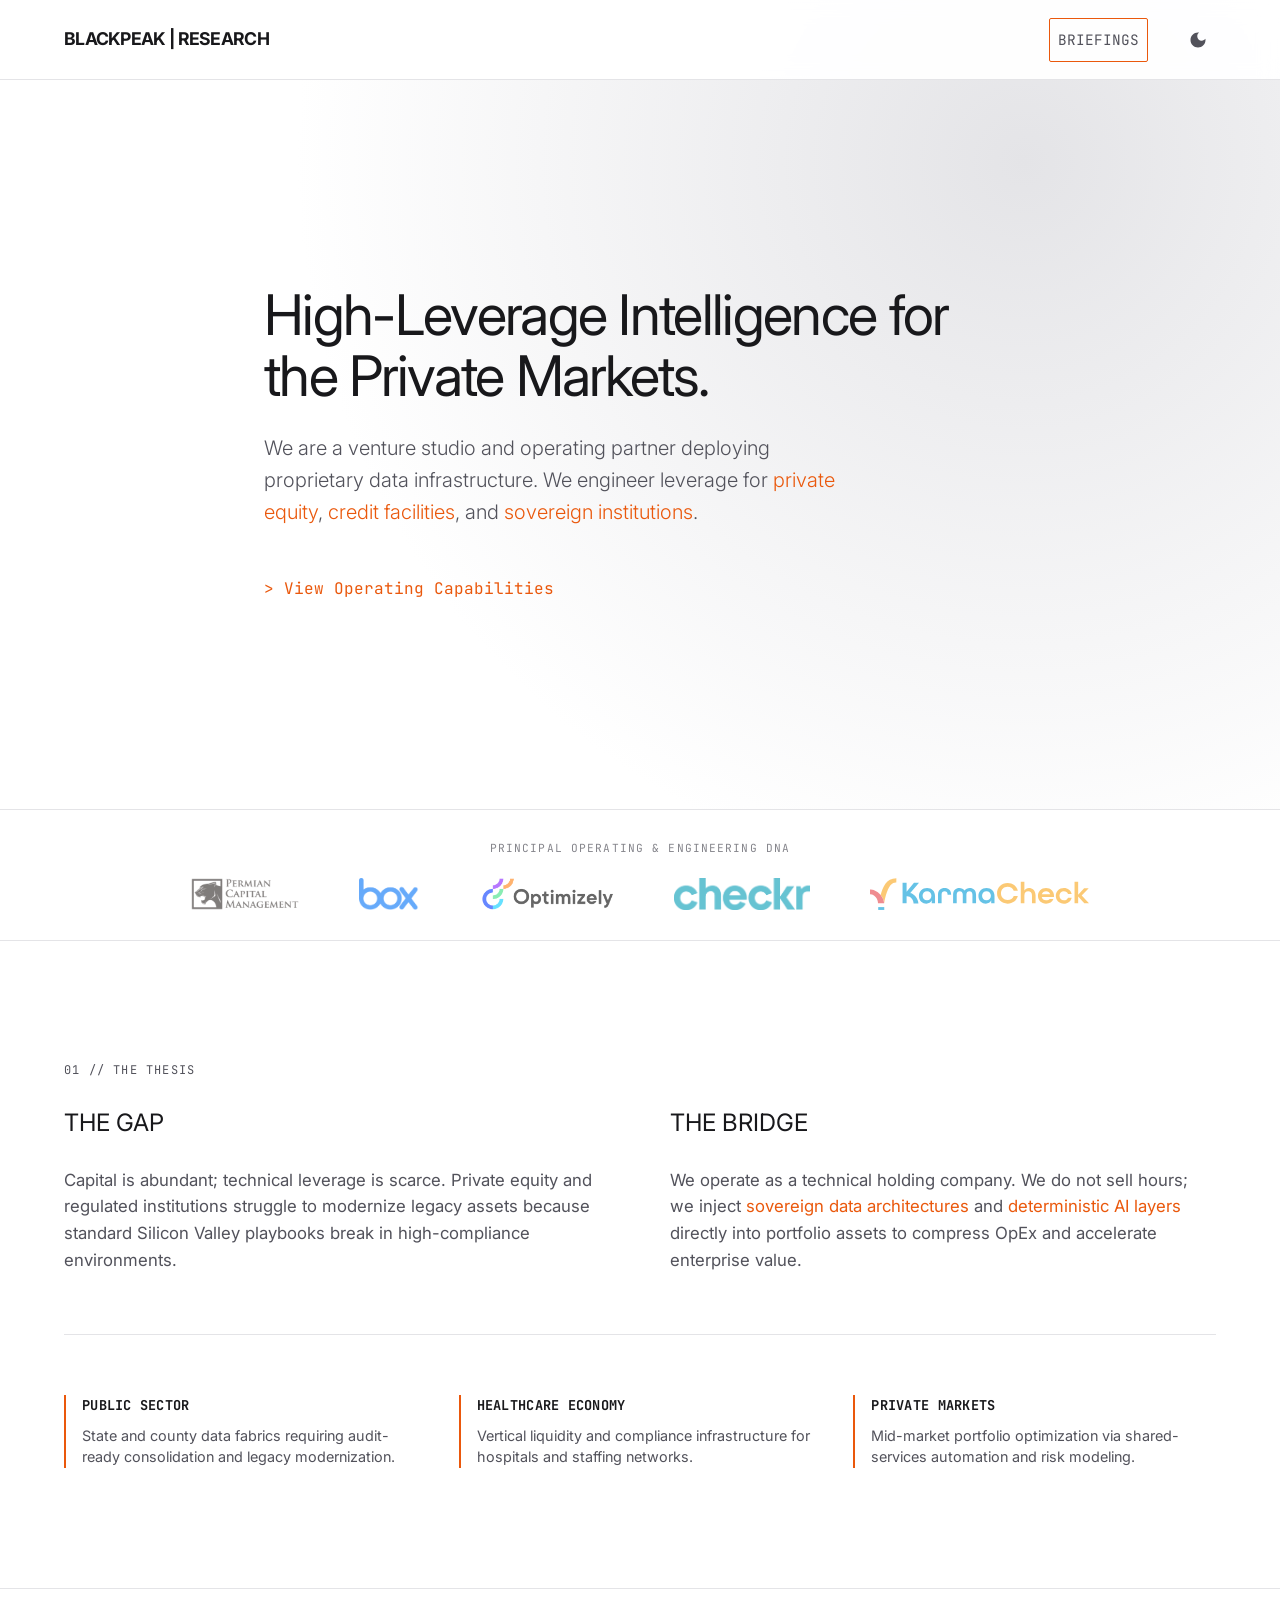
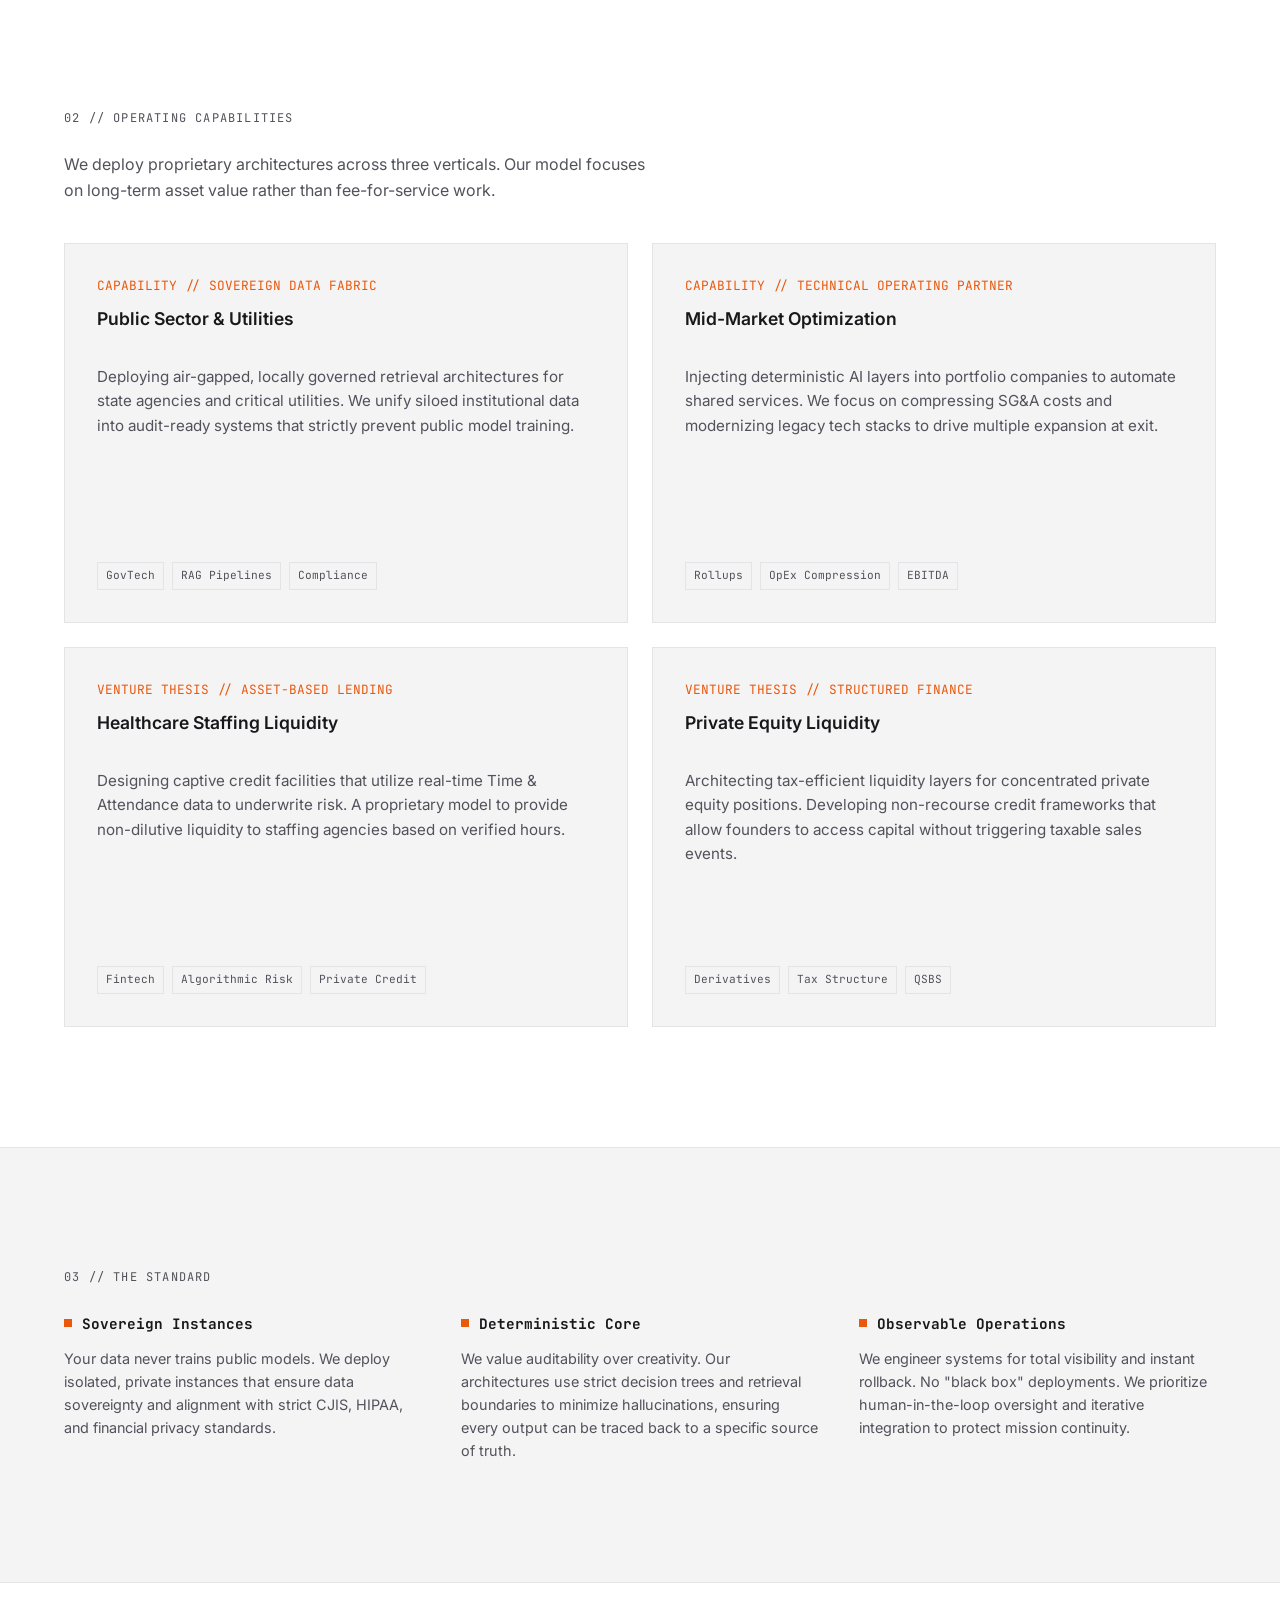
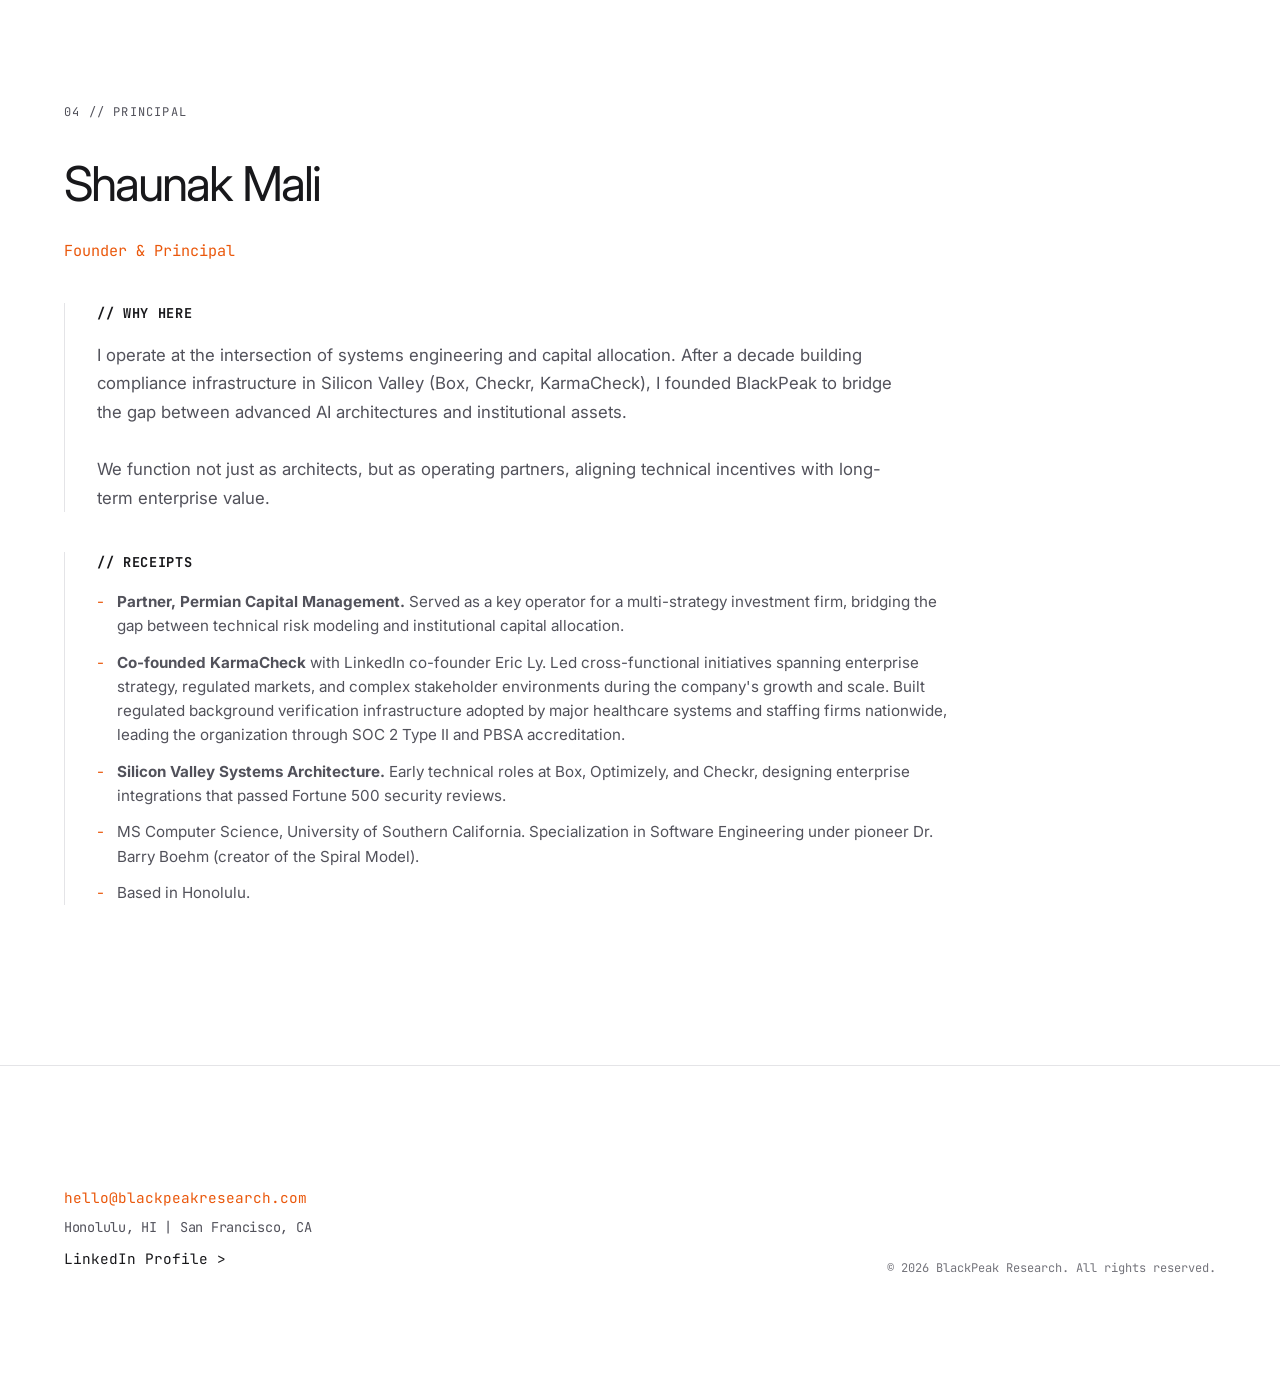
<file: Website/index.html>
<!DOCTYPE html>
<html lang="en" dir="ltr">

<head>
    <meta charset="UTF-8">
    <meta name="viewport" content="width=device-width, initial-scale=1.0">
    <meta name="description"
        content="A venture studio and operating partner deploying AI systems engineering for public sector, healthcare, and private markets. High-leverage intelligence for regulated assets.">
    <meta name="theme-color" content="#0A0A0A">

    <title>BlackPeak Research | Venture Studio & Operating Partner</title>

    <!-- Canonical URL -->
    <link rel="canonical" href="https://blackpeakresearch.com/">

    <!-- Favicon -->
    <link rel="icon" type="image/x-icon" href="/favicon.ico">
    <link rel="apple-touch-icon" sizes="180x180" href="/apple-touch-icon.png">

    <!-- Open Graph / Facebook -->
    <meta property="og:type" content="website">
    <meta property="og:url" content="https://blackpeakresearch.com/">
    <meta property="og:title" content="BlackPeak Research | AI Systems Engineering">
    <meta property="og:description"
        content="AI systems engineering for public sector, healthcare, and critical infrastructure. Silicon Valley rigor tailored for island resilience.">
    <meta property="og:image" content="https://blackpeakresearch.com/logos/blackpeak.jpg">
    <meta property="og:image:width" content="1200">
    <meta property="og:image:height" content="630">
    <meta property="og:site_name" content="BlackPeak Research">

    <!-- Twitter Card -->
    <meta name="twitter:card" content="summary_large_image">
    <meta name="twitter:url" content="https://blackpeakresearch.com/">
    <meta name="twitter:title" content="BlackPeak Research | AI Systems Engineering">
    <meta name="twitter:description"
        content="AI systems engineering for public sector, healthcare, and critical infrastructure. Silicon Valley rigor tailored for island resilience.">
    <meta name="twitter:image" content="https://blackpeakresearch.com/logos/blackpeak.jpg">
    <meta name="twitter:image:alt" content="BlackPeak Research - AI Systems Engineering">

    <!-- DNS Prefetch & Preconnect -->
    <link rel="dns-prefetch" href="https://fonts.googleapis.com">
    <link rel="preconnect" href="https://fonts.googleapis.com">
    <link rel="preconnect" href="https://fonts.gstatic.com" crossorigin>

    <!-- Font Preload for Performance -->
    <link rel="preload"
        href="https://fonts.googleapis.com/css2?family=Inter:wght@300;400;600&family=JetBrains+Mono:wght@400&display=swap"
        as="style">

    <!-- Typography Imports -->
    <link
        href="https://fonts.googleapis.com/css2?family=Inter:wght@300;400;600&family=JetBrains+Mono:wght@400&display=swap"
        rel="stylesheet">

    <!-- Core Styles -->
    <link rel="stylesheet" href="css/style.css">

    <style>
        /* --- HERO SECTION --- */
        .hero {
            min-height: 90vh;
            display: flex;
            align-items: center;
            border-bottom: 1px solid var(--border-subtle);
            background: radial-gradient(circle at 80% 20%, #1a1a1a 0%, var(--bg-void) 60%);
            padding-top: var(--nav-height);
        }

        [data-theme="light"] .hero {
            background: radial-gradient(circle at 80% 20%, #e4e4e7 0%, var(--bg-void) 60%);
        }

        .hero-content {
            max-width: 800px;
        }

        h1 {
            font-size: 3.5rem;
            font-weight: 400;
            line-height: 1.1;
            letter-spacing: -0.03em;
            margin-bottom: 24px;
        }

        .hero-sub {
            font-size: 1.25rem;
            color: var(--text-muted);
            margin-bottom: 48px;
            font-weight: 300;
            max-width: 600px;
        }

        .hero-cta {
            font-family: var(--font-code);
            display: inline-block;
            color: var(--accent-orange);
            border-bottom: 1px solid transparent;
            padding-bottom: 2px;
        }

        .hero-cta:hover {
            border-bottom: 1px solid var(--accent-orange);
        }

        /* --- DNA STRIP --- */
        .dna-strip {
            border-bottom: 1px solid var(--border-subtle);
            padding: 30px 0;
            background: var(--bg-void);
        }

        .dna-label {
            font-family: var(--font-code);
            font-size: 0.7rem;
            color: var(--text-muted);
            text-transform: uppercase;
            letter-spacing: 0.1em;
            display: block;
            margin-bottom: 20px;
            text-align: center;
            opacity: 0.7;
        }

        .dna-grid {
            display: flex;
            justify-content: center;
            gap: 60px;
            align-items: center;
            flex-wrap: wrap;
        }

        .dna-logo {
            height: 32px;
            width: auto;
            filter: grayscale(100%) invert(1) brightness(0.6);
            opacity: 0.4;
            transition: all 0.3s ease;
        }

        [data-theme="light"] .dna-logo {
            filter: grayscale(100%);
            opacity: 0.6;
            filter: none;
            /* Reset invert if logos are naturally good for white bg, otherwise adjust */
        }

        /* Assuming logos are suitable for dark mode (light colored) -> invert makes them dark for light mode */
        /* But wait, most logos in the list looked like PNGs. If they are white text PNGs, invert makes them black. Correct. */

        .dna-logo:hover {
            filter: grayscale(100%) invert(1) brightness(1);
            opacity: 0.7;
            transform: translateY(-2px);
        }

        [data-theme="light"] .dna-logo:hover {
            filter: grayscale(0%);
            /* Show color? Or keep greyscale? Let's check original. */
            /* Original: filter: grayscale(100%) invert(1) brightness(1); -> White */
            /* Light mode hover: we want them dark or colored. */
            filter: none;
            opacity: 1;
        }

        /* Mobile tweak */
        @media (max-width: 600px) {
            .dna-grid {
                gap: 24px;
            }

            .dna-logo {
                height: 24px;
            }
        }

        /* --- THESIS SECTION --- */
        .thesis {
            padding: var(--spacing-section) 0;
            border-bottom: 1px solid var(--border-subtle);
        }

        .thesis-grid {
            display: grid;
            grid-template-columns: 1fr 1fr;
            gap: 60px;
        }

        .thesis-col h3 {
            font-size: 1.5rem;
            margin-bottom: 24px;
            font-weight: 400;
        }

        .thesis-col p {
            color: var(--text-muted);
            font-size: 1.05rem;
        }

        /* --- SECTOR STRIP --- */
        .sector-strip {
            display: grid;
            grid-template-columns: repeat(3, 1fr);
            gap: 32px;
            margin-top: 60px;
            padding-top: 60px;
            border-top: 1px solid var(--border-subtle);
        }

        .sector-item {
            padding-left: 16px;
            border-left: 2px solid var(--accent-orange);
        }

        .sector-item h4 {
            font-family: var(--font-code);
            font-size: 0.85rem;
            color: var(--text-titanium);
            margin-bottom: 8px;
            letter-spacing: 0.02em;
        }

        .sector-item p {
            font-size: 0.9rem;
            color: var(--text-muted);
            line-height: 1.5;
        }

        /* --- ENGAGEMENTS --- */
        .engagements {
            padding: var(--spacing-section) 0;
        }

        .grid-3 {
            display: grid;
            grid-template-columns: repeat(3, 1fr);
            gap: 24px;
        }

        .card {
            background: var(--bg-basalt);
            border: 1px solid var(--border-subtle);
            padding: 32px;
            transition: all 0.3s cubic-bezier(0.16, 1, 0.3, 1);
            position: relative;
            overflow: hidden;
            display: flex;
            flex-direction: column;
            justify-content: space-between;
            min-height: 380px;
        }

        .card:hover {
            border-color: var(--accent-orange);
            transform: translateY(-4px);
            box-shadow: 0 10px 40px -10px rgba(0, 0, 0, 0.8);
        }

        [data-theme="light"] .card:hover {
            box-shadow: 0 10px 40px -10px rgba(0, 0, 0, 0.1);
        }

        .card-header {
            margin-bottom: 32px;
        }

        .card-title {
            font-family: var(--font-code);
            color: var(--accent-orange);
            font-size: 0.8rem;
            margin-bottom: 8px;
            display: block;
        }

        .card-sub {
            font-size: 1.1rem;
            font-weight: 600;
            color: var(--text-titanium);
        }

        .card-body {
            color: var(--text-muted);
            font-size: 0.95rem;
            margin-bottom: 24px;
        }

        .card-timeline {
            font-family: var(--font-code);
            font-size: 0.75rem;
            color: var(--text-muted);
            margin-bottom: 16px;
        }

        .card-outcome {
            font-size: 0.9rem;
            color: var(--text-titanium);
            margin-bottom: 16px;
            padding-left: 12px;
            border-left: 2px solid var(--accent-orange);
        }

        .tags {
            display: flex;
            flex-wrap: wrap;
            gap: 8px;
            margin-top: auto;
        }

        .tag {
            font-family: var(--font-code);
            font-size: 0.7rem;
            color: var(--text-muted);
            border: 1px solid #333;
            /* kept literal hex in original, replacing with subtle border var if possible or keeping literal if unique? Original used #333. */
            padding: 4px 8px;
        }

        /* Replace hardcoded #333 with var or theme override */
        .tag {
            border-color: var(--border-subtle);
        }

        /* --- METHODOLOGY --- */
        .methodology {
            padding: var(--spacing-section) 0;
            border-top: 1px solid var(--border-subtle);
            border-bottom: 1px solid var(--border-subtle);
            background: var(--bg-basalt);
        }

        .method-grid {
            display: grid;
            grid-template-columns: repeat(3, 1fr);
            gap: 40px;
        }

        .method-item h4 {
            font-family: var(--font-code);
            color: var(--text-titanium);
            margin-bottom: 12px;
            font-size: 0.9rem;
            display: flex;
            align-items: center;
            gap: 10px;
        }

        .method-item h4::before {
            content: '';
            display: block;
            width: 8px;
            height: 8px;
            background: var(--accent-orange);
        }

        .method-item p {
            font-size: 0.9rem;
            color: var(--text-muted);
        }

        /* --- PRINCIPAL --- */
        .principal {
            padding: var(--spacing-section) 0;
        }

        .principal-grid {
            display: block;
            max-width: 900px;
        }

        .principal-bio h3 {
            font-size: 3rem;
            margin-bottom: 16px;
            font-weight: 400;
            letter-spacing: -0.04em;
        }

        .principal-role {
            font-family: var(--font-code);
            color: var(--accent-orange);
            margin-bottom: 40px;
            display: block;
            font-size: 0.95rem;
        }

        /* Bio Layout */
        .bio-block {
            border-left: 1px solid var(--border-subtle);
            padding-left: 32px;
            margin-bottom: 40px;
        }

        .bio-block h4 {
            font-family: var(--font-code);
            color: var(--text-titanium);
            margin-bottom: 16px;
            font-size: 0.85rem;
            text-transform: uppercase;
            letter-spacing: 0.05em;
        }

        .bio-text {
            color: var(--text-muted);
            font-size: 1.05rem;
            max-width: 800px;
            margin-bottom: 0;
            line-height: 1.7;
        }

        .bio-highlights {
            list-style: none;
            padding: 0;
            margin: 0;
        }

        .bio-highlights li {
            color: var(--text-muted);
            font-size: 0.95rem;
            padding-left: 20px;
            position: relative;
            margin-bottom: 12px;
            line-height: 1.6;
        }

        .bio-highlights li::before {
            content: '-';
            position: absolute;
            left: 0;
            color: var(--accent-orange);
        }

        .quote {
            padding-left: 20px;
            border-left: 2px solid var(--accent-orange);
            font-style: italic;
            color: var(--text-titanium);
            font-family: 'Inter', serif;
            margin-top: 40px;
        }

        /* --- RESPONSIVE / MOBILE --- */
        @media (max-width: 900px) {
            h1 {
                font-size: 2.5rem;
            }

            .principal-bio h3 {
                font-size: 2.5rem;
            }

            .grid-3,
            .thesis-grid,
            .method-grid,
            .sector-strip {
                grid-template-columns: 1fr;
                gap: 40px;
            }

            .hero {
                height: auto;
                padding: 140px 0 80px 0;
            }

            .bio-block {
                padding-left: 0;
                border-left: none;
            }

            .sector-item {
                padding-left: 16px;
                border-left: 2px solid var(--accent-orange);
            }
        }
    </style>

    <!-- Structured Data (JSON-LD) -->
    <script type="application/ld+json">
    {
        "@context": "https://schema.org",
        "@type": "Organization",
        "name": "BlackPeak Research",
        "url": "https://blackpeakresearch.com",
        "logo": "https://blackpeakresearch.com/logo.png",
        "description": "AI systems engineering for public sector, healthcare, and critical infrastructure. Silicon Valley rigor tailored for island resilience.",
        "address": {
            "@type": "PostalAddress",
            "addressLocality": "Honolulu",
            "addressRegion": "HI",
            "addressCountry": "US"
        },
        "founder": {
            "@type": "Person",
            "name": "Shaunak Mali",
            "jobTitle": "Founder & Principal",
            "email": "hello@blackpeakresearch.com",
            "url": "https://www.linkedin.com/in/shaunakmali/",
            "alumniOf": {
                "@type": "Organization",
                "name": "University of Southern California"
            }
        },
        "sameAs": [
            "https://www.linkedin.com/in/shaunakmali/"
        ],
        "contactPoint": {
            "@type": "ContactPoint",
            "email": "hello@blackpeakresearch.com",
            "contactType": "Customer Service"
        }
    }
    </script>

    <!-- 2x2 Capabilities Grid -->
    <style>
        .capabilities-grid {
            display: grid;
            grid-template-columns: repeat(2, 1fr);
            gap: 24px;
        }
        @media (max-width: 768px) {
            .capabilities-grid {
                grid-template-columns: 1fr;
            }
        }
    </style>
</head>

<body>
    <!-- Skip to Main Content for Accessibility -->
    <a href="#thesis" class="skip-link">Skip to main content</a>

    <!-- NAVIGATION -->
    <nav role="navigation" aria-label="Main navigation">
        <div class="container nav-inner">
            <a href="#" class="logo" aria-label="BlackPeak Research home">BLACKPEAK | RESEARCH</a>
            <div class="nav-links">
                <a aria-label='Navigate to briefings' class='btn-action' href='/research'>BRIEFINGS</a>
            </div>
        </div>
    </nav>

    <!-- HERO SECTION -->
    <header class="hero">
        <div class="container hero-content">
            <h1>High-Leverage Intelligence for the Private Markets.</h1>
            <p class="hero-sub">We are a venture studio and operating partner deploying proprietary data infrastructure. We engineer leverage for <span class="orange-text">private equity</span>, <span class="orange-text">credit facilities</span>, and <span class="orange-text">sovereign institutions</span>.</p>
            <a href="#capabilities" class="hero-cta">> View Operating Capabilities</a>
        </div>
    </header>

    <!-- ENGINEERING DNA STRIP -->
    <div class="dna-strip">
        <div class="container">
            <span class="dna-label">PRINCIPAL OPERATING & ENGINEERING DNA</span>
            <div class="dna-grid">
                <img src="logos/pcm.png" alt="Permian Capital Management" class="dna-logo">
                <img src="logos/Box,_Inc._logo.svg.png" alt="Box" class="dna-logo">
                <img src="logos/Optimizely.png.webp" alt="Optimizely" class="dna-logo">
                <img src="logos/checkr_logo_wordmark_aqua3.png" alt="Checkr" class="dna-logo">
                <img src="logos/6736acb88801c8c464a45754_karma-Logo.svg" alt="KarmaCheck" class="dna-logo">
            </div>
        </div>
    </div>

    <!-- THESIS SECTION -->
    <main role="main">
        <section id="thesis" class="thesis">
            <div class="container">
                <span class="section-label">01 // The Thesis</span>
                <div class="thesis-grid">
                    <div class="thesis-col">
                        <h3>THE GAP</h3>
                        <p>Capital is abundant; technical leverage is scarce. Private equity and regulated institutions struggle to modernize legacy assets because standard Silicon Valley playbooks break in high-compliance environments.</p>
                    </div>
                    <div class="thesis-col">
                        <h3>THE BRIDGE</h3>
                        <p>We operate as a technical holding company. We do not sell hours; we inject <span class="orange-text">sovereign data architectures</span> and <span class="orange-text">deterministic AI layers</span> directly into portfolio assets to compress OpEx and accelerate enterprise value.</p>
                    </div>
                </div>

                <!-- Sector Strip -->
                <div class="sector-strip">
                    <div class="sector-item">
                        <h4>PUBLIC SECTOR</h4>
                        <p>State and county data fabrics requiring audit-ready consolidation and legacy modernization.</p>
                    </div>
                    <div class="sector-item">
                        <h4>HEALTHCARE ECONOMY</h4>
                        <p>Vertical liquidity and compliance infrastructure for hospitals and staffing networks.</p>
                    </div>
                    <div class="sector-item">
                        <h4>PRIVATE MARKETS</h4>
                        <p>Mid-market portfolio optimization via shared-services automation and risk modeling.</p>
                    </div>
                </div>
            </div>
        </section>

        <!-- ENGAGEMENTS -->
        <section id="capabilities" class="engagements">
            <div class="container">
                <span class="section-label">02 // Operating Capabilities</span>
                <p class="section-intro">We deploy proprietary architectures across three verticals. Our model focuses on long-term asset value rather than fee-for-service work.</p>
                <div class="capabilities-grid">

<div class="card">
    <div>
        <div class="card-header">
            <span class="card-title">CAPABILITY // SOVEREIGN DATA FABRIC</span>
            <div class="card-sub">Public Sector & Utilities</div>
        </div>
        <p class="card-body">Deploying air-gapped, locally governed retrieval architectures for state agencies and critical utilities. We unify siloed institutional data into audit-ready systems that strictly prevent public model training.</p>
    </div>
    <div class="tags">
        <span class="tag">GovTech</span>
        <span class="tag">RAG Pipelines</span>
        <span class="tag">Compliance</span>
    </div>
</div>

<div class="card">
    <div>
        <div class="card-header">
            <span class="card-title">CAPABILITY // TECHNICAL OPERATING PARTNER</span>
            <div class="card-sub">Mid-Market Optimization</div>
        </div>
        <p class="card-body">Injecting deterministic AI layers into portfolio companies to automate shared services. We focus on compressing SG&A costs and modernizing legacy tech stacks to drive multiple expansion at exit.</p>
    </div>
    <div class="tags">
        <span class="tag">Rollups</span>
        <span class="tag">OpEx Compression</span>
        <span class="tag">EBITDA</span>
    </div>
</div>

<div class="card">
    <div>
        <div class="card-header">
            <span class="card-title">VENTURE THESIS // ASSET-BASED LENDING</span>
            <div class="card-sub">Healthcare Staffing Liquidity</div>
        </div>
        <p class="card-body">Designing captive credit facilities that utilize real-time Time & Attendance data to underwrite risk. A proprietary model to provide non-dilutive liquidity to staffing agencies based on verified hours.</p>
    </div>
    <div class="tags">
        <span class="tag">Fintech</span>
        <span class="tag">Algorithmic Risk</span>
        <span class="tag">Private Credit</span>
    </div>
</div>

<div class="card">
    <div>
        <div class="card-header">
            <span class="card-title">VENTURE THESIS // STRUCTURED FINANCE</span>
            <div class="card-sub">Private Equity Liquidity</div>
        </div>
        <p class="card-body">Architecting tax-efficient liquidity layers for concentrated private equity positions. Developing non-recourse credit frameworks that allow founders to access capital without triggering taxable sales events.</p>
    </div>
    <div class="tags">
        <span class="tag">Derivatives</span>
        <span class="tag">Tax Structure</span>
        <span class="tag">QSBS</span>
    </div>
</div>

                </div>
            </div>
        </section>

        <!-- METHODOLOGY -->
        <section class="methodology">
            <div class="container">
                <span class="section-label">03 // The Standard</span>
                <div class="method-grid">
                    <div class="method-item">
                        <h4>Sovereign Instances</h4>
                        <p>Your data never trains public models. We deploy isolated, private instances that ensure data
                            sovereignty and alignment with strict CJIS, HIPAA, and financial privacy standards.</p>
                    </div>
                    <div class="method-item">
                        <h4>Deterministic Core</h4>
                        <p>We value auditability over creativity. Our architectures use strict decision trees and
                            retrieval boundaries to minimize hallucinations, ensuring every output can be traced back to
                            a specific source of truth.</p>
                    </div>
                    <div class="method-item">
                        <h4>Observable Operations</h4>
                        <p>We engineer systems for total visibility and instant rollback. No "black box" deployments. We
                            prioritize human-in-the-loop oversight and iterative integration to protect mission
                            continuity.</p>
                    </div>
                </div>
            </div>
        </section>

        <!-- PRINCIPAL -->
        <section id="principal" class="principal">
            <div class="container">
                <span class="section-label">04 // Principal</span>
                <div class="principal-grid">

                    <div class="principal-bio">
                        <h3>Shaunak Mali</h3>
                        <span class="principal-role">Founder & Principal</span>

                        <div class="bio-block">
                            <h4>// Why Here</h4>
                            <p class="bio-text">I operate at the intersection of systems engineering and capital allocation. After a decade building compliance infrastructure in Silicon Valley (Box, Checkr, KarmaCheck), I founded BlackPeak to bridge the gap between advanced AI architectures and institutional assets.<br><br>
                                We function not just as architects, but as operating partners, aligning technical incentives with long-term enterprise value.</p>
                        </div>

                        <div class="bio-block">
                            <h4>// Receipts</h4>
                            <ul class="bio-highlights">
                                <li><strong>Partner, Permian Capital Management.</strong> Served as a key operator for a multi-strategy investment firm, bridging the gap between technical risk modeling and institutional capital allocation.</li>
                                <li><strong>Co-founded KarmaCheck</strong> with LinkedIn co-founder Eric Ly. Led cross-functional initiatives spanning enterprise strategy, regulated markets, and complex stakeholder environments during the company's growth and scale. Built regulated background verification infrastructure adopted by major healthcare systems and staffing firms nationwide, leading the organization through SOC 2 Type II and PBSA accreditation.</li>
                                <li><strong>Silicon Valley Systems Architecture.</strong> Early technical roles at Box,
                                    Optimizely, and Checkr, designing enterprise integrations that passed Fortune 500
                                    security reviews.</li>
                                <li>MS Computer Science, University of Southern California. Specialization in Software
                                    Engineering under pioneer Dr. Barry Boehm (creator of the Spiral Model).</li>
                                <li>Based in Honolulu.</li>
                            </ul>
                        </div>
                    </div>
                </div>
            </div>
        </section>
    </main>

    <!-- FOOTER -->
    <footer role="contentinfo">
        <div class="container footer-content">
            <div class="footer-links">
                <a href="mailto:hello@blackpeakresearch.com" class="highlight"
                    aria-label="Partnership Inquiries">hello@blackpeakresearch.com</a>
                <span class="mono" style="color: var(--text-muted); display: block; margin-bottom: 8px;">Honolulu, HI |
                    San Francisco, CA</span>
                <a href="https://www.linkedin.com/in/shaunakmali/" target="_blank" rel="noopener noreferrer">LinkedIn
                    Profile ></a>
            </div>
            <div class="copyright">
                &copy; 2026 BlackPeak Research. All rights reserved.
            </div>
        </div>
    </footer>

    <!-- Theme Toggle Script -->
    <script src="js/theme.js"></script>
</body>

</html>
</file>
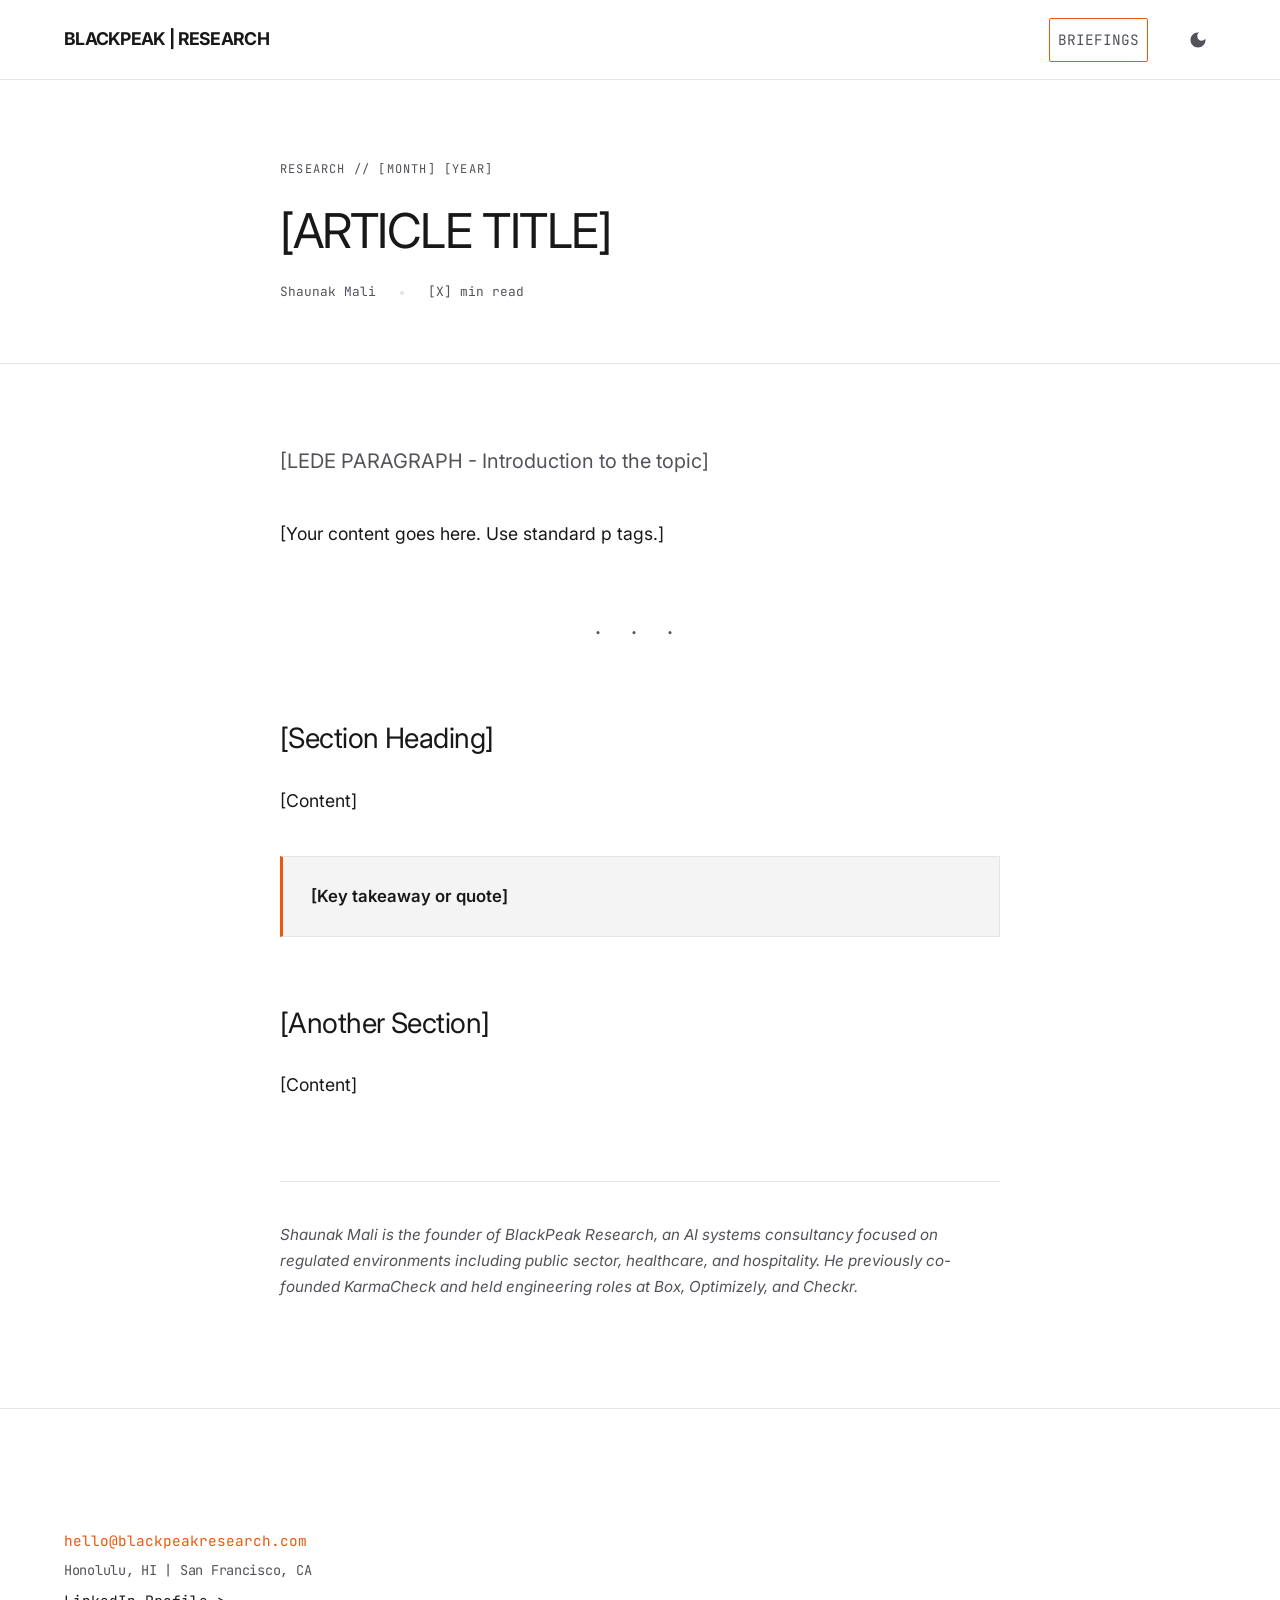
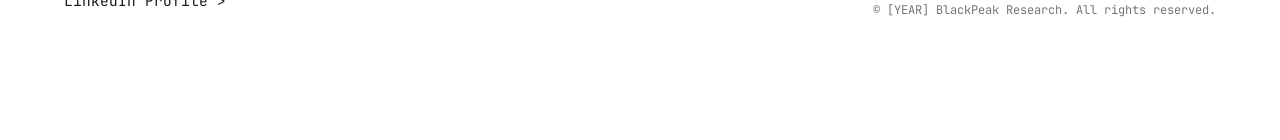
<file: Website/research-template.html>
<!DOCTYPE html>
<html lang="en" dir="ltr">

<head>
    <meta charset="UTF-8">
    <meta name="viewport" content="width=device-width, initial-scale=1.0">
    <meta name="description" content="[ARTICLE DESCRIPTION]">
    <meta name="theme-color" content="#0A0A0A">

    <title>[ARTICLE TITLE] | BlackPeak Research</title>

    <!-- Canonical URL -->
    <link rel="canonical" href="https://blackpeakresearch.com/research/[SLUG]">

    <!-- Favicon -->
    <link rel="icon" type="image/x-icon" href="/favicon.ico">
    <link rel="apple-touch-icon" sizes="180x180" href="/apple-touch-icon.png">

    <!-- Open Graph / Facebook -->
    <meta property="og:type" content="article">
    <meta property="og:url" content="https://blackpeakresearch.com/research/[SLUG]">
    <meta property="og:title" content="[ARTICLE TITLE] | BlackPeak Research">
    <meta property="og:description" content="[ARTICLE DESCRIPTION]">
    <meta property="og:image" content="https://blackpeakresearch.com/logos/blackpeak.jpg">
    <meta property="og:image:width" content="1200">
    <meta property="og:image:height" content="630">
    <meta property="og:site_name" content="BlackPeak Research">
    <meta property="article:published_time" content="[YYYY-MM-DD]">
    <meta property="article:author" content="Shaunak Mali">

    <!-- Twitter Card -->
    <meta name="twitter:card" content="summary_large_image">
    <meta name="twitter:url" content="https://blackpeakresearch.com/research/[SLUG]">
    <meta name="twitter:title" content="[ARTICLE TITLE] | BlackPeak Research">
    <meta name="twitter:description" content="[ARTICLE DESCRIPTION]">
    <meta name="twitter:image" content="https://blackpeakresearch.com/logos/blackpeak.jpg">
    <meta name="twitter:image:alt" content="BlackPeak Research - AI Systems Engineering">

    <!-- DNS Prefetch & Preconnect -->
    <link rel="dns-prefetch" href="https://fonts.googleapis.com">
    <link rel="preconnect" href="https://fonts.googleapis.com">
    <link rel="preconnect" href="https://fonts.gstatic.com" crossorigin>

    <!-- Font Preload for Performance -->
    <link rel="preload"
        href="https://fonts.googleapis.com/css2?family=Inter:wght@300;400;600&family=JetBrains+Mono:wght@400&display=swap"
        as="style">

    <!-- Typography Imports -->
    <link
        href="https://fonts.googleapis.com/css2?family=Inter:wght@300;400;600&family=JetBrains+Mono:wght@400&display=swap"
        rel="stylesheet">

    <!-- Core Styles -->
    <link rel="stylesheet" href="css/style.css">

    <style>
        /* --- ARTICLE HEADER --- */
        .article-header {
            padding-top: calc(var(--nav-height) + 80px);
            padding-bottom: 60px;
            border-bottom: 1px solid var(--border-subtle);
        }

        .article-header-inner {
            max-width: 720px;
            margin: 0 auto;
        }

        .article-label {
            font-family: var(--font-code);
            color: var(--text-muted);
            font-size: 0.75rem;
            text-transform: uppercase;
            letter-spacing: 0.1em;
            margin-bottom: 24px;
            display: block;
        }

        .article-title {
            font-size: 3rem;
            font-weight: 400;
            line-height: 1.15;
            letter-spacing: -0.03em;
            margin-bottom: 24px;
        }

        .article-meta {
            display: flex;
            gap: 24px;
            align-items: center;
            flex-wrap: wrap;
        }

        .article-meta span {
            font-family: var(--font-code);
            font-size: 0.8rem;
            color: var(--text-muted);
        }

        .meta-divider {
            width: 4px;
            height: 4px;
            background: var(--border-subtle);
            border-radius: 50%;
        }

        /* --- ARTICLE BODY --- */
        .article-body {
            padding: 80px 0;
        }

        .article-content {
            max-width: 720px;
            margin: 0 auto;
        }

        .article-content p {
            font-size: 1.1rem;
            line-height: 1.8;
            color: var(--text-titanium);
            margin-bottom: 28px;
        }

        .article-content p.lede {
            font-size: 1.25rem;
            color: var(--text-muted);
            line-height: 1.7;
            margin-bottom: 40px;
        }

        .article-content h2 {
            font-size: 1.75rem;
            font-weight: 400;
            margin-top: 64px;
            margin-bottom: 24px;
            letter-spacing: -0.02em;
        }

        .article-content h3 {
            font-size: 1.25rem;
            font-weight: 600;
            margin-top: 48px;
            margin-bottom: 16px;
        }

        .article-content strong {
            color: var(--text-titanium);
            font-weight: 600;
        }

        .article-content em {
            font-style: italic;
        }

        .article-content blockquote {
            border-left: 2px solid var(--accent-orange);
            padding-left: 24px;
            margin: 40px 0;
            font-style: italic;
            color: var(--text-titanium);
        }

        .article-content blockquote p {
            margin-bottom: 0;
        }

        .article-content ul,
        .article-content ol {
            margin: 24px 0;
            padding-left: 24px;
        }

        .article-content li {
            font-size: 1.1rem;
            line-height: 1.8;
            color: var(--text-titanium);
            margin-bottom: 12px;
            list-style: disc;
        }

        .article-content ol li {
            list-style: decimal;
        }

        .callout {
            background: var(--bg-basalt);
            border: 1px solid var(--border-subtle);
            border-left: 3px solid var(--accent-orange);
            padding: 24px 28px;
            margin: 40px 0;
        }

        .callout p {
            margin-bottom: 0;
            font-size: 1.05rem;
        }

        .divider {
            text-align: center;
            margin: 64px 0;
            color: var(--text-muted);
            font-size: 1.5rem;
            letter-spacing: 0.5em;
        }

        /* --- AUTHOR BIO --- */
        .author-bio {
            border-top: 1px solid var(--border-subtle);
            padding-top: 40px;
            margin-top: 80px;
        }

        .author-bio p {
            font-size: 0.95rem;
            color: var(--text-muted);
            font-style: italic;
            line-height: 1.7;
        }

        /* --- RESPONSIVE / MOBILE --- */
        @media (max-width: 900px) {
            .article-title {
                font-size: 2.25rem;
            }

            .article-header {
                padding-top: calc(var(--nav-height) + 60px);
                padding-bottom: 40px;
            }

            .article-body {
                padding: 60px 0;
            }

            .article-content p {
                font-size: 1rem;
            }

            .article-content h2 {
                font-size: 1.5rem;
                margin-top: 48px;
            }

            .footer-content {
                flex-direction: column;
                align-items: flex-start;
                gap: 40px;
            }

            nav {
                height: auto;
                padding: 16px 0;
            }

            .nav-inner {
                flex-direction: row;
                justify-content: space-between;
                align-items: center;
            }

            .nav-links {
                display: flex;
            }
        }
    </style>
</head>

<body>
    <!-- NAVIGATION -->
    <nav role="navigation" aria-label="Main navigation">
        <div class="container nav-inner">
            <a aria-label='BlackPeak Research home' class='logo' href='/'>BLACKPEAK | RESEARCH</a>
            <div class="nav-links">
                <a aria-label='Back to briefings' class='btn-action' href='/research'>BRIEFINGS</a>
            </div>
        </div>
    </nav>

    <!-- ARTICLE HEADER -->
    <header class="article-header">
        <div class="container">
            <div class="article-header-inner">
                <span class="article-label">Research // [MONTH] [YEAR]</span>
                <h1 class="article-title">[ARTICLE TITLE]</h1>
                <div class="article-meta">
                    <span>Shaunak Mali</span>
                    <span class="meta-divider"></span>
                    <span>[X] min read</span>
                </div>
            </div>
        </div>
    </header>

    <!-- ARTICLE BODY -->
    <main class="article-body" role="main">
        <div class="container">
            <article class="article-content">

                <p class="lede">[LEDE PARAGRAPH - Introduction to the topic]</p>

                <p>[Your content goes here. Use standard p tags.]</p>

                <div class="divider">· · ·</div>

                <h2>[Section Heading]</h2>

                <p>[Content]</p>

                <div class="callout">
                    <p><strong>[Key takeaway or quote]</strong></p>
                </div>

                <h2>[Another Section]</h2>

                <p>[Content]</p>

                <!-- AUTHOR BIO -->
                <div class="author-bio">
                    <p>Shaunak Mali is the founder of BlackPeak Research, an AI systems consultancy focused on regulated
                        environments including public sector, healthcare, and hospitality. He previously co-founded
                        KarmaCheck and held engineering roles at Box, Optimizely, and Checkr.</p>
                </div>

            </article>
        </div>
    </main>

    <!-- FOOTER -->
    <footer role="contentinfo">
        <div class="container footer-content">
            <div class="footer-links">
                <a href="mailto:hello@blackpeakresearch.com" class="highlight"
                    aria-label="Email Shaunak Mali">hello@blackpeakresearch.com</a>
                <span class="mono" style="color: var(--text-muted); display: block; margin-bottom: 8px;">Honolulu, HI |
                    San Francisco, CA</span>
                <a href="https://www.linkedin.com/in/shaunakmali/" target="_blank" rel="noopener noreferrer">LinkedIn
                    Profile ></a>
            </div>
            <div class="copyright">
                &copy; [YEAR] BlackPeak Research. All rights reserved.
            </div>
        </div>
    </footer>

    <!-- Theme Toggle Script -->
    <script src="js/theme.js"></script>

</body>

</html>
</file>
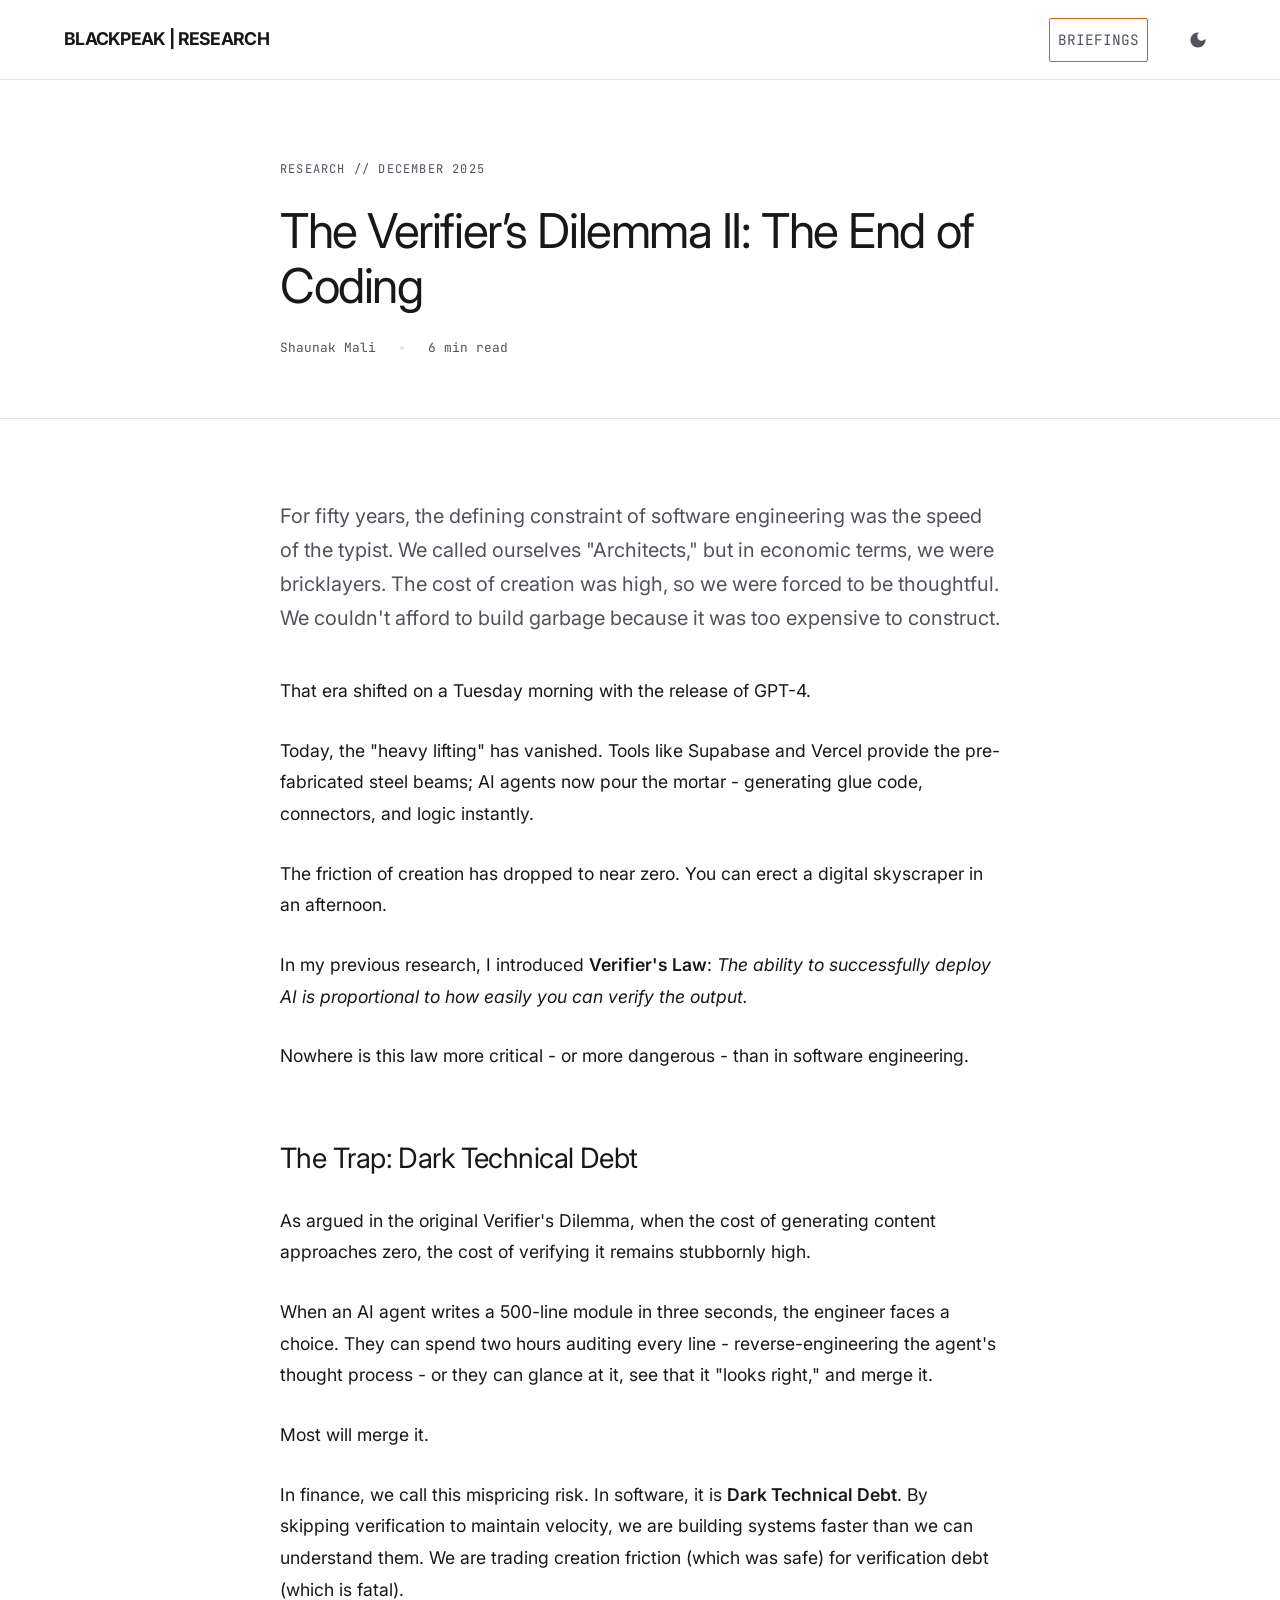
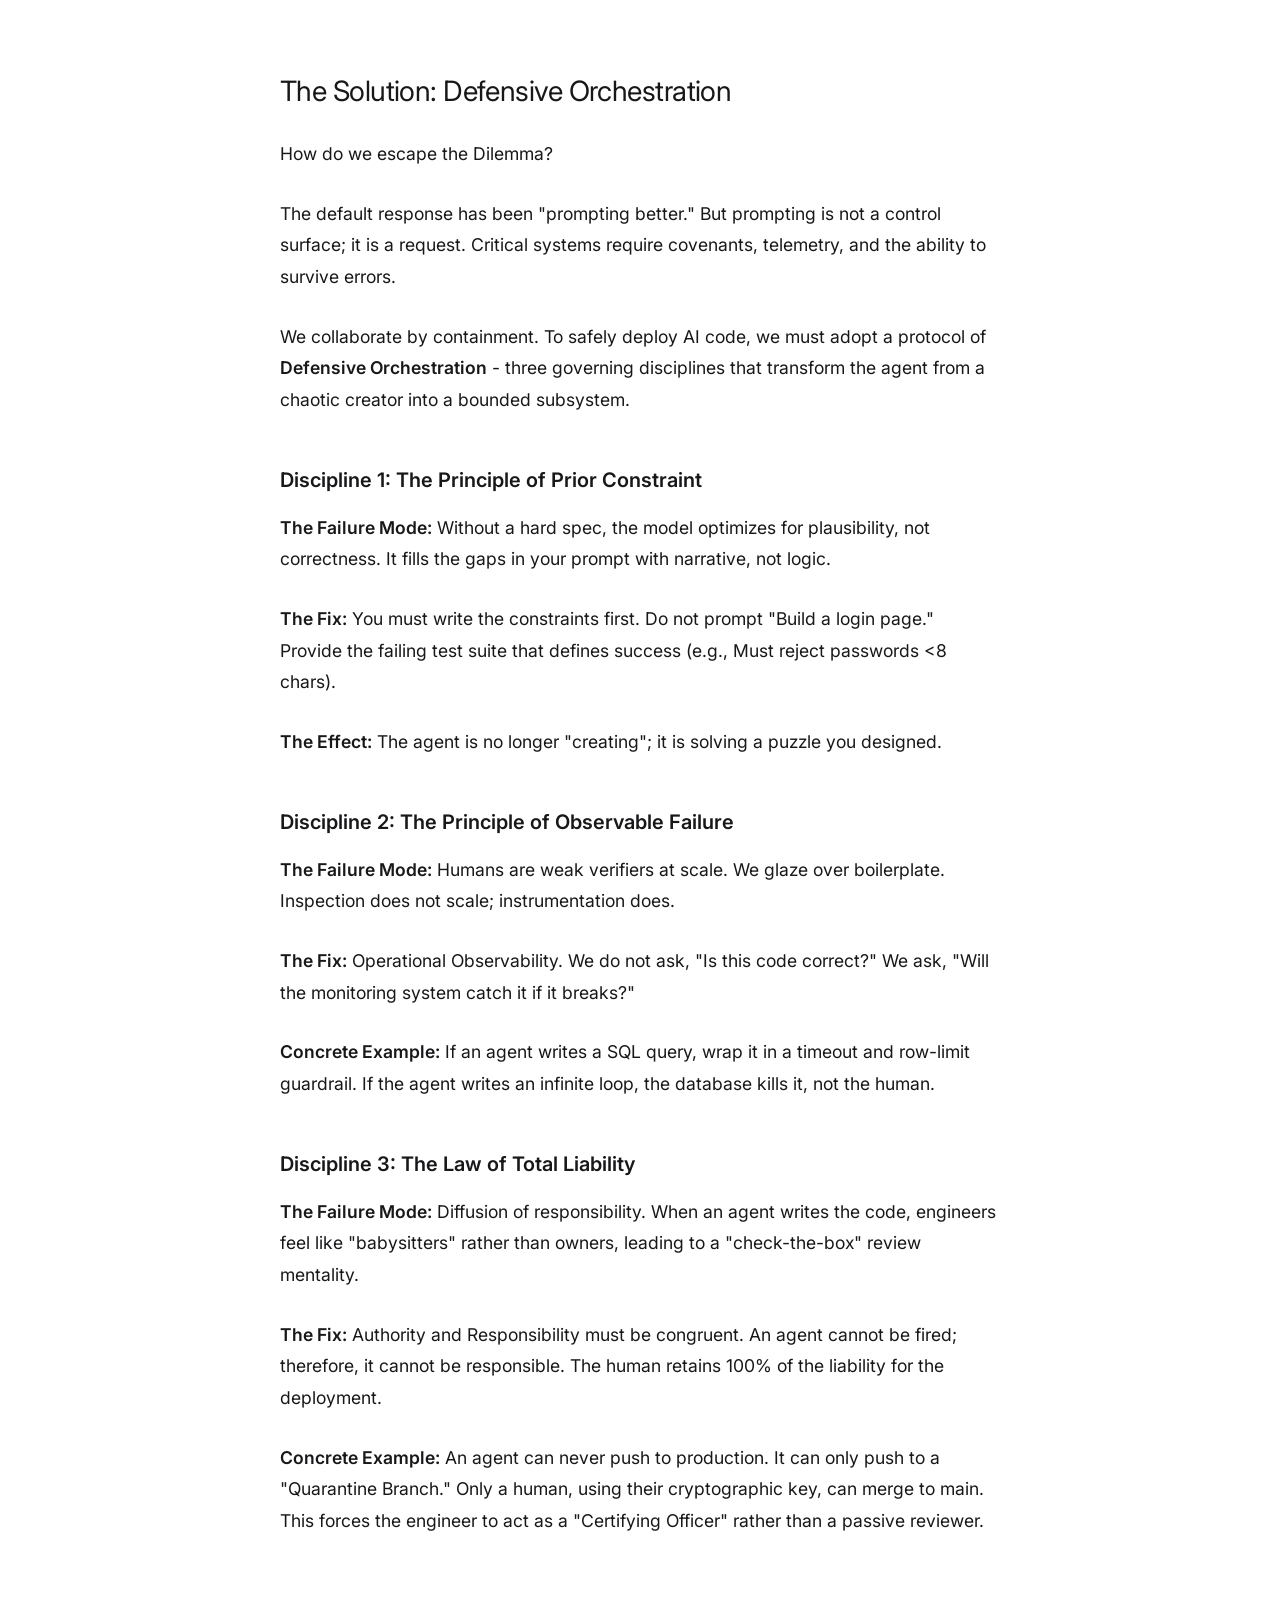
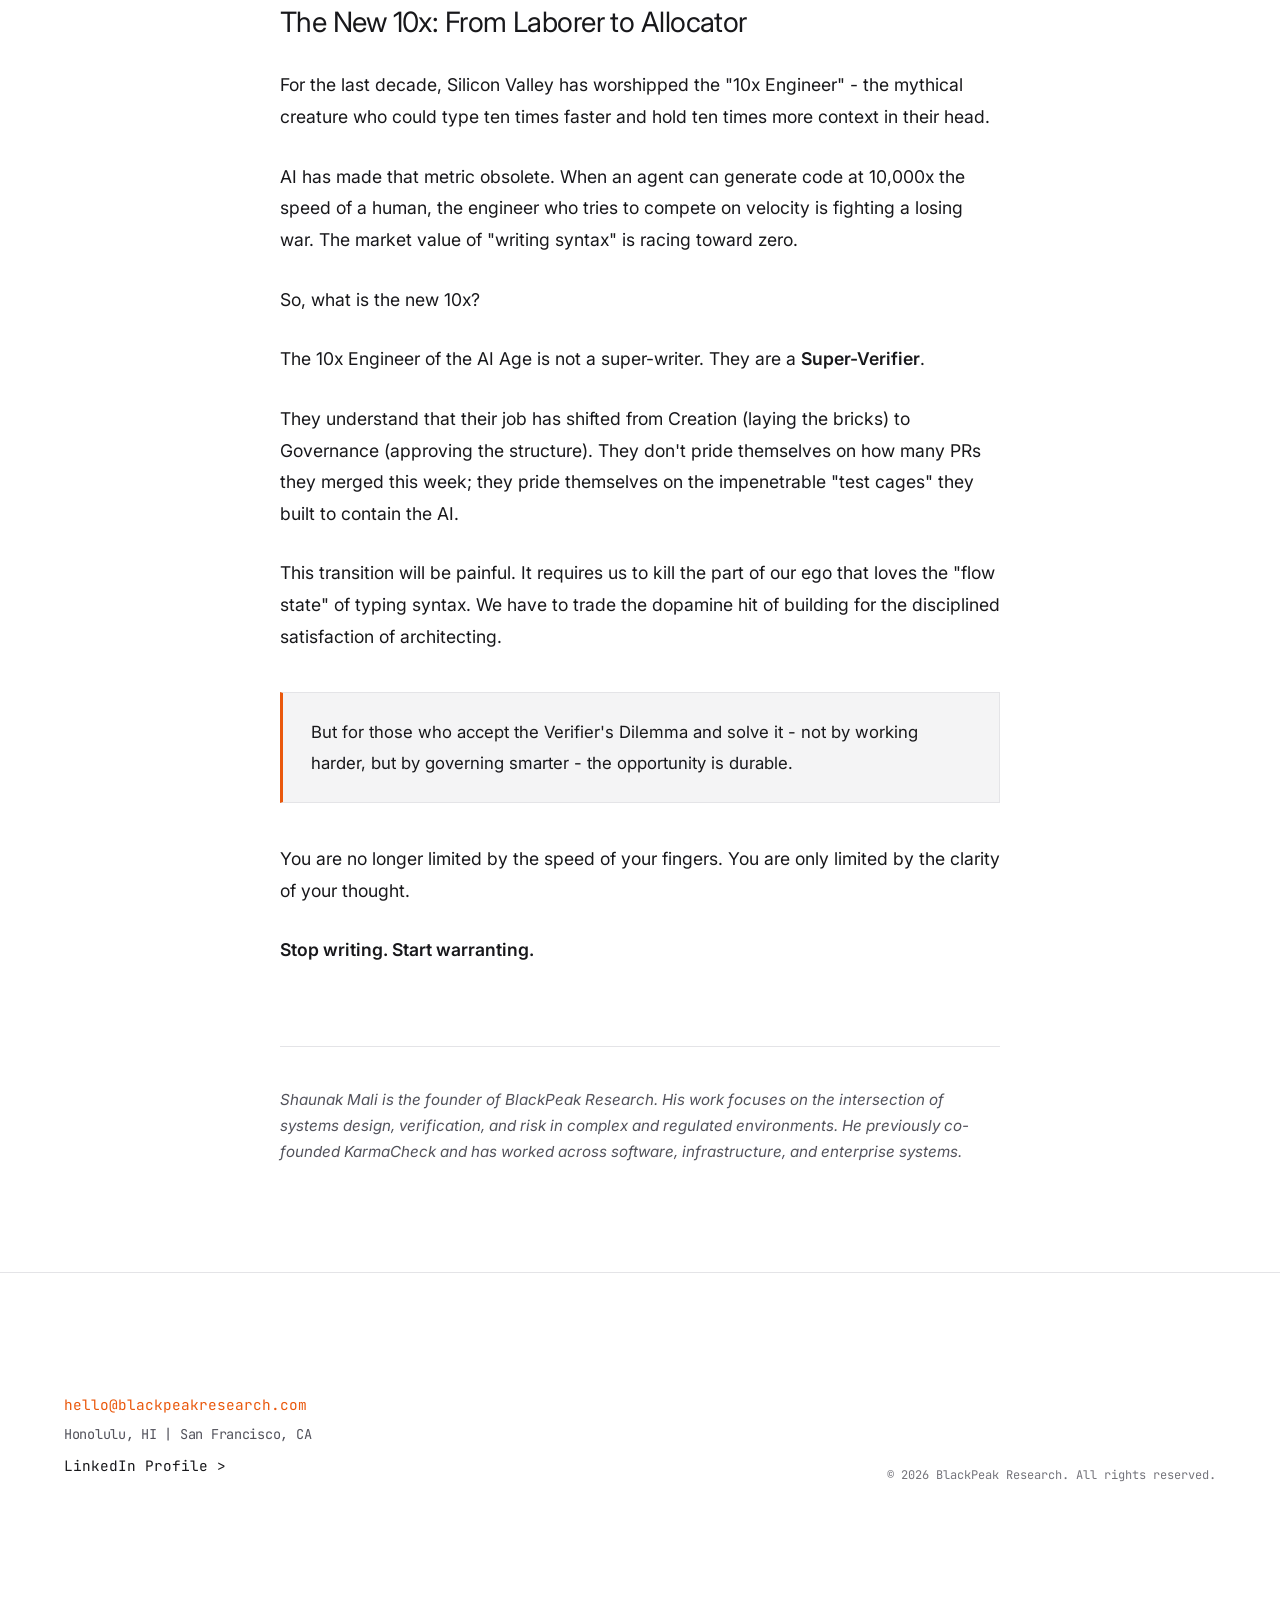
<file: Website/research-verifiers-dilemma-ii.html>
<!DOCTYPE html>
<html lang="en" dir="ltr">

<head>
    <meta charset="UTF-8">
    <meta name="viewport" content="width=device-width, initial-scale=1.0">
    <meta name="description"
        content="For fifty years, the defining constraint of software engineering was the speed of the typist. That era shifted on a Tuesday morning with the release of GPT-4.">
    <meta name="theme-color" content="#0A0A0A">

    <title>The Verifier’s Dilemma II | BlackPeak Research</title>

    <!-- Canonical URL -->
    <link rel="canonical" href="https://blackpeakresearch.com/research/verifiers-dilemma-ii">

    <!-- Favicon -->
    <link rel="icon" type="image/x-icon" href="/favicon.ico">
    <link rel="apple-touch-icon" sizes="180x180" href="/apple-touch-icon.png">

    <!-- Open Graph / Facebook -->
    <meta property="og:type" content="article">
    <meta property="og:url" content="https://blackpeakresearch.com/research/verifiers-dilemma-ii">
    <meta property="og:title" content="The Verifier’s Dilemma II | BlackPeak Research">
    <meta property="og:description"
        content="For fifty years, the defining constraint of software engineering was the speed of the typist. That era shifted on a Tuesday morning with the release of GPT-4.">
    <meta property="og:image" content="https://blackpeakresearch.com/logos/blackpeak.jpg">
    <meta property="og:image:width" content="1200">
    <meta property="og:image:height" content="630">
    <meta property="og:site_name" content="BlackPeak Research">
    <meta property="article:published_time" content="2025-12-16">
    <meta property="article:author" content="Shaunak Mali">

    <!-- Twitter Card -->
    <meta name="twitter:card" content="summary_large_image">
    <meta name="twitter:url" content="https://blackpeakresearch.com/research/verifiers-dilemma-ii">
    <meta name="twitter:title" content="The Verifier’s Dilemma II | BlackPeak Research">
    <meta name="twitter:description"
        content="For fifty years, the defining constraint of software engineering was the speed of the typist. That era shifted on a Tuesday morning with the release of GPT-4.">
    <meta name="twitter:image" content="https://blackpeakresearch.com/logos/blackpeak.jpg">
    <meta name="twitter:image:alt" content="BlackPeak Research - AI Systems Engineering">

    <!-- DNS Prefetch & Preconnect -->
    <link rel="dns-prefetch" href="https://fonts.googleapis.com">
    <link rel="preconnect" href="https://fonts.googleapis.com">
    <link rel="preconnect" href="https://fonts.gstatic.com" crossorigin>

    <!-- Font Preload for Performance -->
    <link rel="preload"
        href="https://fonts.googleapis.com/css2?family=Inter:wght@300;400;600&family=JetBrains+Mono:wght@400&display=swap"
        as="style">

    <!-- Typography Imports -->
    <link
        href="https://fonts.googleapis.com/css2?family=Inter:wght@300;400;600&family=JetBrains+Mono:wght@400&display=swap"
        rel="stylesheet">

    <!-- Core Styles -->
    <link rel="stylesheet" href="css/style.css">

    <style>
        /* --- ARTICLE HEADER --- */
        .article-header {
            padding-top: calc(var(--nav-height) + 80px);
            padding-bottom: 60px;
            border-bottom: 1px solid var(--border-subtle);
        }

        .article-header-inner {
            max-width: 720px;
            margin: 0 auto;
        }

        .article-label {
            font-family: var(--font-code);
            color: var(--text-muted);
            font-size: 0.75rem;
            text-transform: uppercase;
            letter-spacing: 0.1em;
            margin-bottom: 24px;
            display: block;
        }

        .article-title {
            font-size: 3rem;
            font-weight: 400;
            line-height: 1.15;
            letter-spacing: -0.03em;
            margin-bottom: 24px;
        }

        .article-meta {
            display: flex;
            gap: 24px;
            align-items: center;
            flex-wrap: wrap;
        }

        .article-meta span {
            font-family: var(--font-code);
            font-size: 0.8rem;
            color: var(--text-muted);
        }

        .meta-divider {
            width: 4px;
            height: 4px;
            background: var(--border-subtle);
            border-radius: 50%;
        }

        /* --- ARTICLE BODY --- */
        .article-body {
            padding: 80px 0;
        }

        .article-content {
            max-width: 720px;
            margin: 0 auto;
        }

        .article-content p {
            font-size: 1.1rem;
            line-height: 1.8;
            color: var(--text-titanium);
            margin-bottom: 28px;
        }

        .article-content p.lede {
            font-size: 1.25rem;
            color: var(--text-muted);
            line-height: 1.7;
            margin-bottom: 40px;
        }

        .article-content h2 {
            font-size: 1.75rem;
            font-weight: 400;
            margin-top: 64px;
            margin-bottom: 24px;
            letter-spacing: -0.02em;
        }

        .article-content h3 {
            font-size: 1.25rem;
            font-weight: 600;
            margin-top: 48px;
            margin-bottom: 16px;
        }

        .article-content strong {
            color: var(--text-titanium);
            font-weight: 600;
        }

        .article-content em {
            font-style: italic;
        }

        .article-content blockquote {
            border-left: 2px solid var(--accent-orange);
            padding-left: 24px;
            margin: 40px 0;
            font-style: italic;
            color: var(--text-titanium);
        }

        .article-content blockquote p {
            margin-bottom: 0;
        }

        .article-content ul,
        .article-content ol {
            margin: 24px 0;
            padding-left: 24px;
        }

        .article-content li {
            font-size: 1.1rem;
            line-height: 1.8;
            color: var(--text-titanium);
            margin-bottom: 12px;
            list-style: disc;
        }

        .article-content ol li {
            list-style: decimal;
        }

        .callout {
            background: var(--bg-basalt);
            border: 1px solid var(--border-subtle);
            border-left: 3px solid var(--accent-orange);
            padding: 24px 28px;
            margin: 40px 0;
        }

        .callout p {
            margin-bottom: 0;
            font-size: 1.05rem;
        }

        .divider {
            text-align: center;
            margin: 64px 0;
            color: var(--text-muted);
            font-size: 1.5rem;
            letter-spacing: 0.5em;
        }

        /* --- AUTHOR BIO --- */
        .author-bio {
            border-top: 1px solid var(--border-subtle);
            padding-top: 40px;
            margin-top: 80px;
        }

        .author-bio p {
            font-size: 0.95rem;
            color: var(--text-muted);
            font-style: italic;
            line-height: 1.7;
        }

        /* --- RESPONSIVE / MOBILE --- */
        @media (max-width: 900px) {
            .article-title {
                font-size: 2.25rem;
            }

            .article-header {
                padding-top: calc(var(--nav-height) + 60px);
                padding-bottom: 40px;
            }

            .article-body {
                padding: 60px 0;
            }

            .article-content p {
                font-size: 1rem;
            }

            .article-content h2 {
                font-size: 1.5rem;
                margin-top: 48px;
            }
        }
    </style>
</head>

<body>
    <!-- NAVIGATION -->
    <nav role="navigation" aria-label="Main navigation">
        <div class="container nav-inner">
            <a aria-label='BlackPeak Research home' class='logo' href='/'>BLACKPEAK | RESEARCH</a>
            <div class="nav-links">
                <a aria-label='Back to briefings' class='btn-action' href='/research'>BRIEFINGS</a>
            </div>
        </div>
    </nav>

    <!-- ARTICLE HEADER -->
    <header class="article-header">
        <div class="container">
            <div class="article-header-inner">
                <span class="article-label">Research // DECEMBER 2025</span>
                <h1 class="article-title">The Verifier’s Dilemma II: The End of Coding</h1>
                <div class="article-meta">
                    <span>Shaunak Mali</span>
                    <span class="meta-divider"></span>
                    <span>6 min read</span>
                </div>
            </div>
        </div>
    </header>

    <!-- ARTICLE BODY -->
    <main class="article-body" role="main">
        <div class="container">
            <article class="article-content">

                <p class="lede">For fifty years, the defining constraint of software engineering was the speed of the
                    typist. We called ourselves "Architects," but in economic terms, we were bricklayers. The cost of
                    creation was high, so we were forced to be thoughtful. We couldn't afford to build garbage because
                    it was too expensive to construct.</p>

                <p>That era shifted on a Tuesday morning with the release of GPT-4.</p>

                <p>Today, the "heavy lifting" has vanished. Tools like Supabase and Vercel provide the pre-fabricated
                    steel beams; AI agents now pour the mortar - generating glue code, connectors, and logic instantly.
                </p>

                <p>The friction of creation has dropped to near zero. You can erect a digital skyscraper in an
                    afternoon.</p>

                <p>In my previous research, I introduced <strong>Verifier's Law</strong>: <em>The ability to
                        successfully deploy AI is proportional to how easily you can verify the output.</em></p>

                <p>Nowhere is this law more critical - or more dangerous - than in software engineering.</p>

                <h2>The Trap: Dark Technical Debt</h2>

                <p>As argued in the original Verifier's Dilemma, when the cost of generating content approaches zero,
                    the cost of verifying it remains stubbornly high.</p>

                <p>When an AI agent writes a 500-line module in three seconds, the engineer faces a choice. They can
                    spend two hours auditing every line - reverse-engineering the agent's thought process - or they can
                    glance at it, see that it "looks right," and merge it.</p>

                <p>Most will merge it.</p>

                <p>In finance, we call this mispricing risk. In software, it is <strong>Dark Technical Debt</strong>. By
                    skipping verification to maintain velocity, we are building systems faster than we can understand
                    them. We are trading creation friction (which was safe) for verification debt (which is fatal).</p>

                <h2>The Solution: Defensive Orchestration</h2>

                <p>How do we escape the Dilemma?</p>

                <p>The default response has been "prompting better." But prompting is not a control surface; it is a
                    request. Critical systems require covenants, telemetry, and the ability to survive errors.</p>

                <p>We collaborate by containment. To safely deploy AI code, we must adopt a protocol of
                    <strong>Defensive Orchestration</strong> - three governing disciplines that transform the agent from
                    a
                    chaotic creator into a bounded subsystem.
                </p>

                <h3>Discipline 1: The Principle of Prior Constraint</h3>

                <p><strong>The Failure Mode:</strong> Without a hard spec, the model optimizes for plausibility, not
                    correctness. It fills the gaps in your prompt with narrative, not logic.</p>

                <p><strong>The Fix:</strong> You must write the constraints first. Do not prompt "Build a login page."
                    Provide the failing test suite that defines success (e.g., Must reject passwords <8 chars).</p>

                        <p><strong>The Effect:</strong> The agent is no longer "creating"; it is solving a puzzle you
                            designed.</p>

                        <h3>Discipline 2: The Principle of Observable Failure</h3>

                        <p><strong>The Failure Mode:</strong> Humans are weak verifiers at scale. We glaze over
                            boilerplate. Inspection does not scale; instrumentation does.</p>

                        <p><strong>The Fix:</strong> Operational Observability. We do not ask, "Is this code correct?"
                            We ask, "Will the monitoring system catch it if it breaks?"</p>

                        <p><strong>Concrete Example:</strong> If an agent writes a SQL query, wrap it in a timeout and
                            row-limit guardrail. If the agent writes an infinite loop, the database kills it, not the
                            human.</p>

                        <h3>Discipline 3: The Law of Total Liability</h3>

                        <p><strong>The Failure Mode:</strong> Diffusion of responsibility. When an agent writes the
                            code, engineers feel like "babysitters" rather than owners, leading to a "check-the-box"
                            review mentality.</p>

                        <p><strong>The Fix:</strong> Authority and Responsibility must be congruent. An agent cannot be
                            fired; therefore, it cannot be responsible. The human retains 100% of the liability for the
                            deployment.</p>

                        <p><strong>Concrete Example:</strong> An agent can never push to production. It can only push to
                            a "Quarantine Branch." Only a human, using their cryptographic key, can merge to main. This
                            forces the engineer to act as a "Certifying Officer" rather than a passive reviewer.</p>

                        <h2>The New 10x: From Laborer to Allocator</h2>

                        <p>For the last decade, Silicon Valley has worshipped the "10x Engineer" - the mythical creature
                            who could type ten times faster and hold ten times more context in their head.</p>

                        <p>AI has made that metric obsolete. When an agent can generate code at 10,000x the speed of a
                            human, the engineer who tries to compete on velocity is fighting a losing war. The market
                            value of "writing syntax" is racing toward zero.</p>

                        <p>So, what is the new 10x?</p>

                        <p>The 10x Engineer of the AI Age is not a super-writer. They are a
                            <strong>Super-Verifier</strong>.
                        </p>

                        <p>They understand that their job has shifted from Creation (laying the bricks) to Governance
                            (approving the structure). They don't pride themselves on how many PRs they merged this
                            week; they pride themselves on the impenetrable "test cages" they built to contain the AI.
                        </p>

                        <p>This transition will be painful. It requires us to kill the part of our ego that loves the
                            "flow state" of typing syntax. We have to trade the dopamine hit of building for the
                            disciplined satisfaction of architecting.</p>

                        <div class="callout">
                            <p>But for those who accept the Verifier's Dilemma and solve it - not by working harder, but
                                by governing smarter - the opportunity is durable.</p>
                        </div>

                        <p>You are no longer limited by the speed of your fingers. You are only limited by the clarity
                            of your thought.</p>

                        <p class="orange-text" style="font-weight: 600;">Stop writing. Start warranting.</p>

                        <!-- AUTHOR BIO -->
                        <div class="author-bio">
                            <p>Shaunak Mali is the founder of BlackPeak Research. His work focuses on the intersection of systems design, verification, and risk in complex and regulated environments. He previously co-founded KarmaCheck and has worked across software, infrastructure, and enterprise systems.</p>
                        </div>

            </article>
        </div>
    </main>

    <!-- FOOTER -->
    <footer role="contentinfo">
        <div class="container footer-content">
            <div class="footer-links">
                <a href="mailto:hello@blackpeakresearch.com" class="highlight"
                    aria-label="Email Shaunak Mali">hello@blackpeakresearch.com</a>
                <span class="mono" style="color: var(--text-muted); display: block; margin-bottom: 8px;">Honolulu, HI |
                    San Francisco, CA</span>
                <a href="https://www.linkedin.com/in/shaunakmali/" target="_blank" rel="noopener noreferrer">LinkedIn
                    Profile ></a>
            </div>
            <div class="copyright">
                &copy; 2026 BlackPeak Research. All rights reserved.
            </div>
        </div>
    </footer>

    <!-- Theme Toggle Script -->
    <script src="js/theme.js"></script>

</body>

</html>
</file>
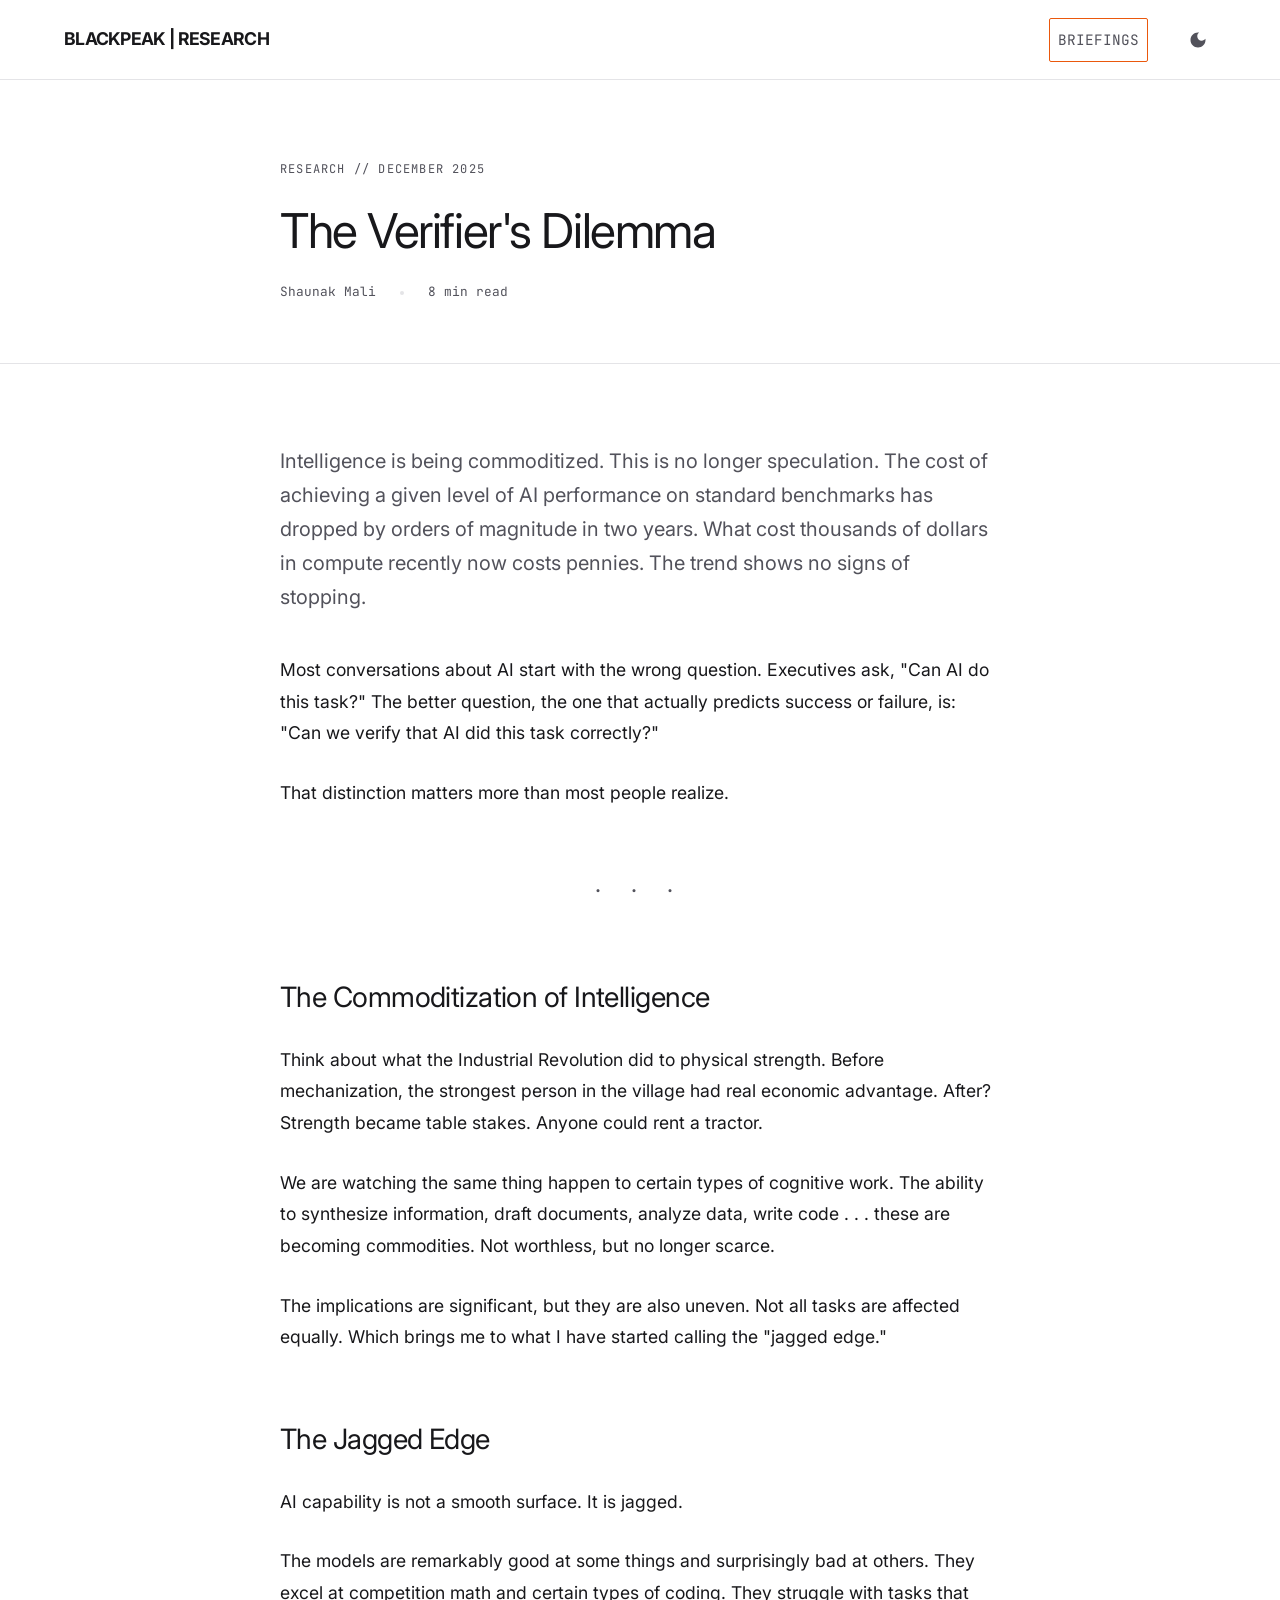
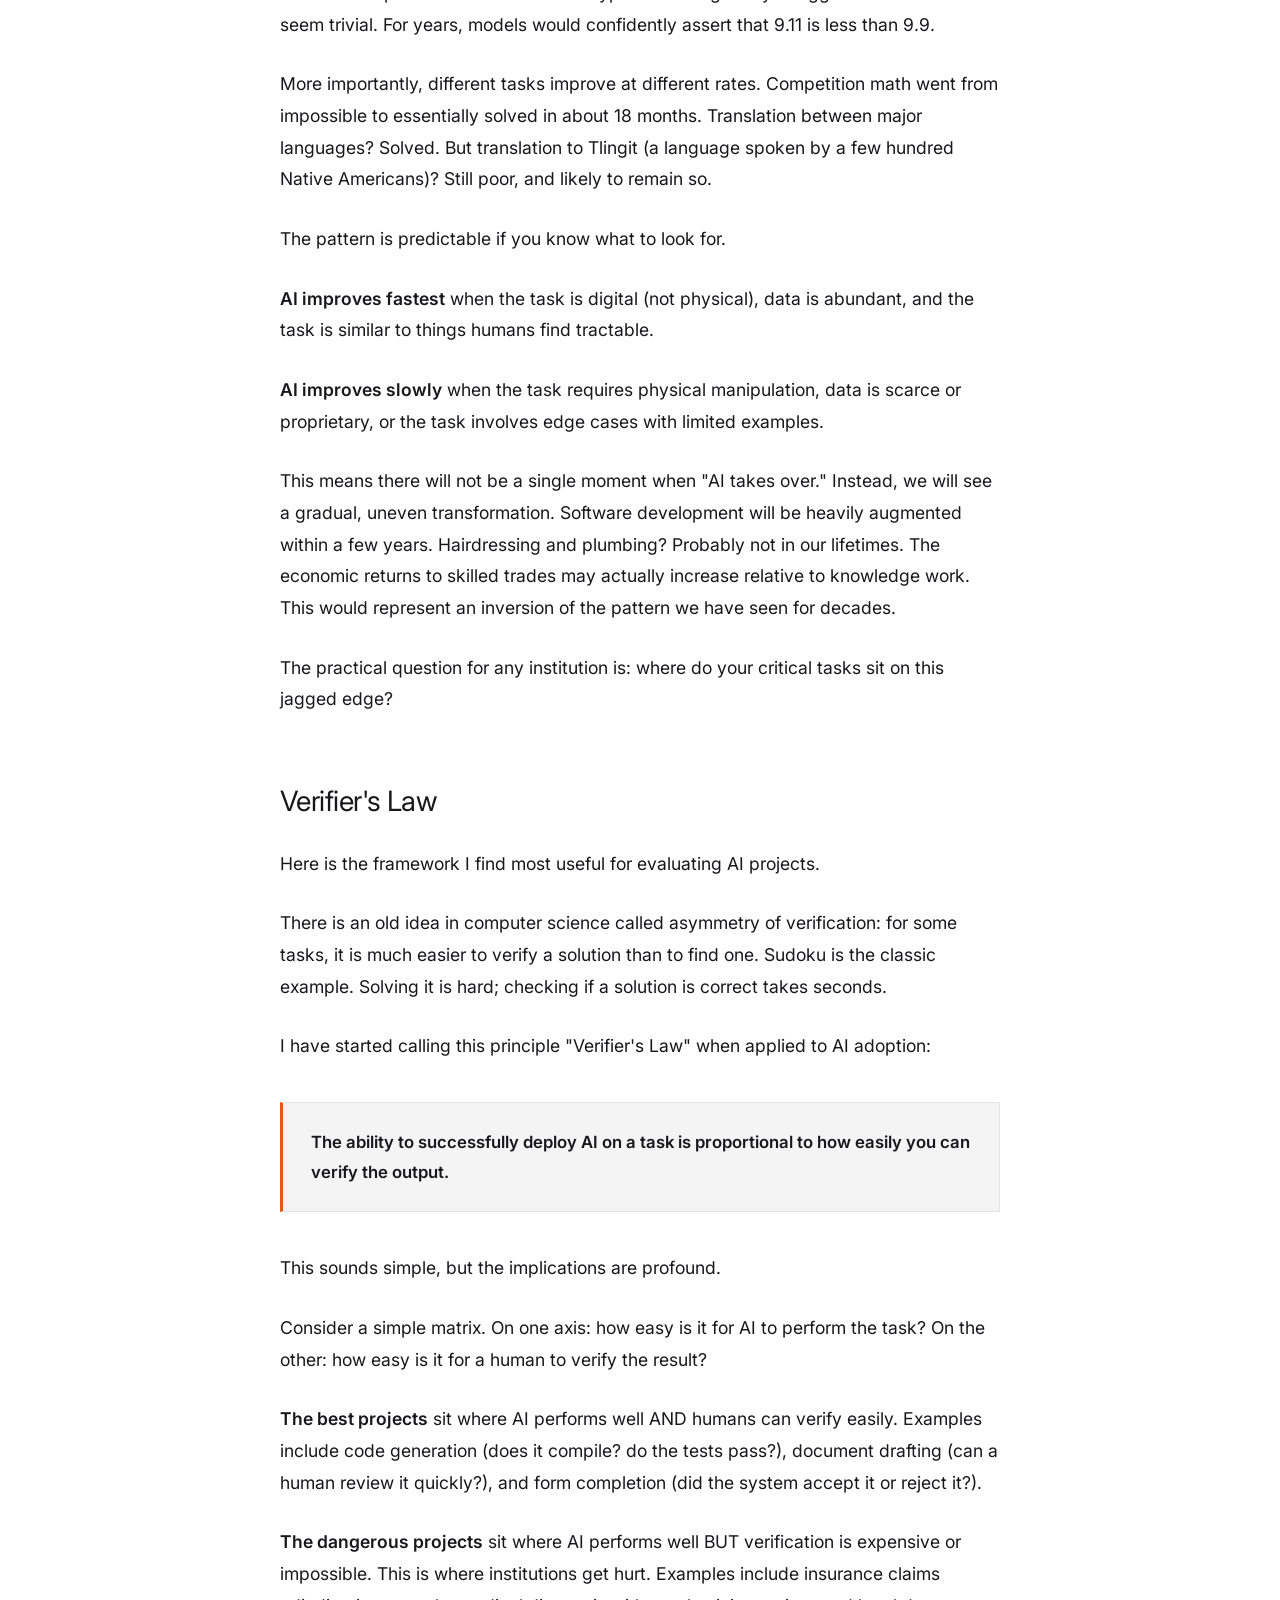
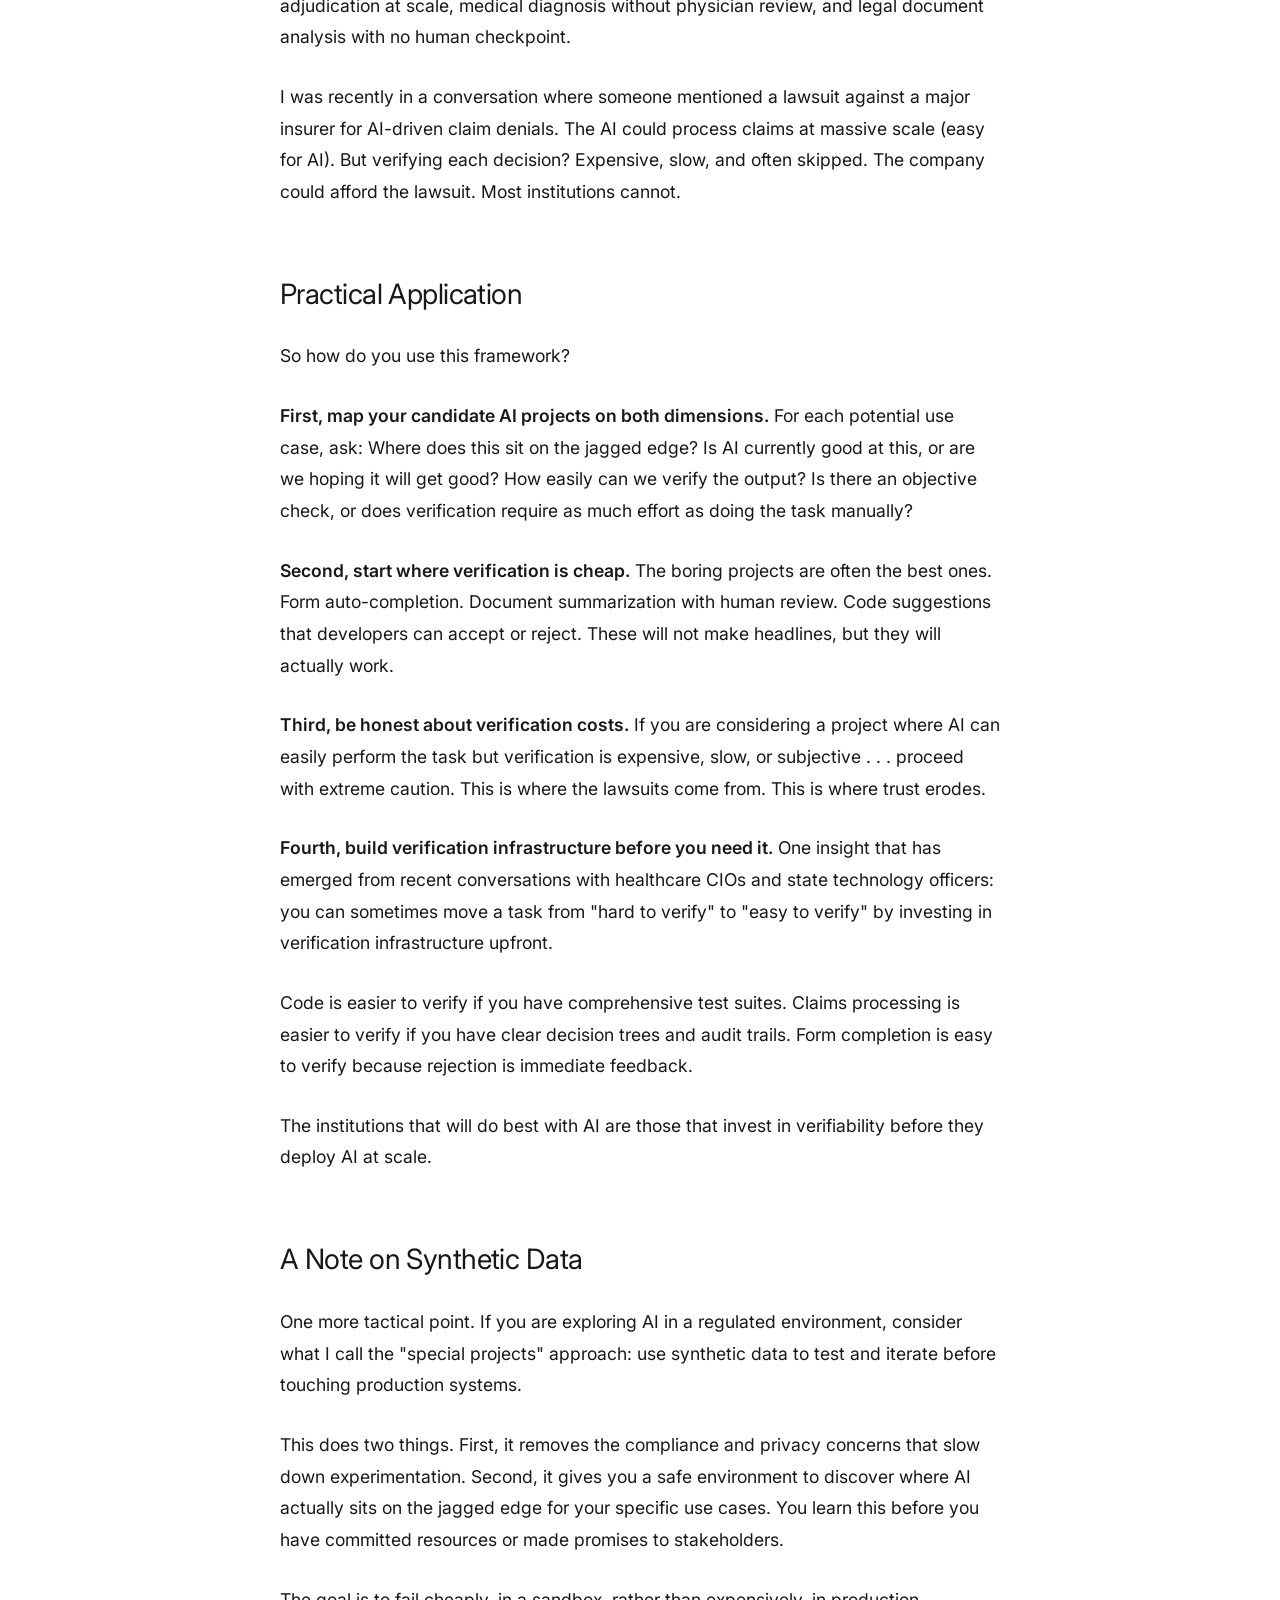
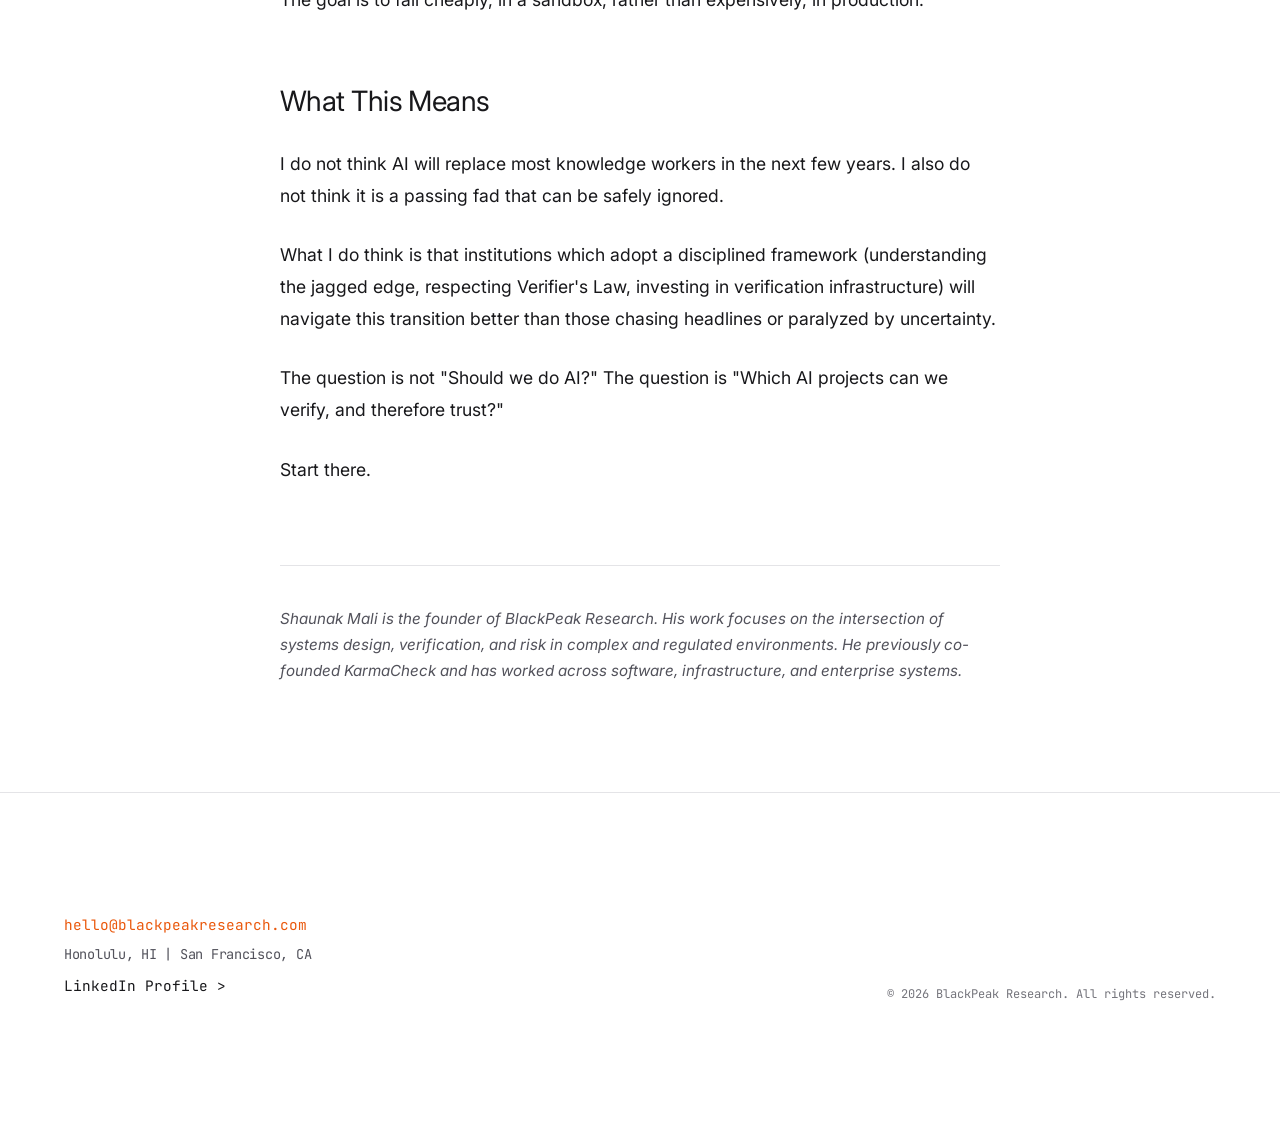
<file: Website/research-verifiers-dilemma.html>
<!DOCTYPE html>
<html lang="en" dir="ltr">

<head>
    <meta charset="UTF-8">
    <meta name="viewport" content="width=device-width, initial-scale=1.0">
    <meta name="description"
        content="The Verifier's Dilemma: A framework for evaluating AI projects based on output verifiability. By Shaunak Mali, BlackPeak Research.">
    <meta name="theme-color" content="#0A0A0A">

    <title>The Verifier's Dilemma | BlackPeak Research</title>

    <!-- Canonical URL -->
    <link rel="canonical" href="https://blackpeakresearch.com/research/verifiers-dilemma">

    <!-- Favicon -->
    <link rel="icon" type="image/x-icon" href="/favicon.ico">
    <link rel="apple-touch-icon" sizes="180x180" href="/apple-touch-icon.png">

    <!-- Open Graph / Facebook -->
    <meta property="og:type" content="article">
    <meta property="og:url" content="https://blackpeakresearch.com/research/verifiers-dilemma">
    <meta property="og:title" content="The Verifier's Dilemma | BlackPeak Research">
    <meta property="og:description"
        content="A framework for evaluating AI projects based on output verifiability. The question is not 'Can AI do this task?' but 'Can we verify that AI did this task correctly?'">
    <meta property="og:image" content="https://blackpeakresearch.com/logos/blackpeak.jpg">
    <meta property="og:image:width" content="1200">
    <meta property="og:image:height" content="630">
    <meta property="og:site_name" content="BlackPeak Research">
    <meta property="article:published_time" content="2025-12-01">
    <meta property="article:author" content="Shaunak Mali">

    <!-- Twitter Card -->
    <meta name="twitter:card" content="summary_large_image">
    <meta name="twitter:url" content="https://blackpeakresearch.com/research/verifiers-dilemma">
    <meta name="twitter:title" content="The Verifier's Dilemma | BlackPeak Research">
    <meta name="twitter:description" content="A framework for evaluating AI projects based on output verifiability.">
    <meta name="twitter:image" content="https://blackpeakresearch.com/logos/blackpeak.jpg">
    <meta name="twitter:image:alt" content="BlackPeak Research - AI Systems Engineering">

    <!-- DNS Prefetch & Preconnect -->
    <link rel="dns-prefetch" href="https://fonts.googleapis.com">
    <link rel="preconnect" href="https://fonts.googleapis.com">
    <link rel="preconnect" href="https://fonts.gstatic.com" crossorigin>

    <!-- Font Preload for Performance -->
    <link rel="preload"
        href="https://fonts.googleapis.com/css2?family=Inter:wght@300;400;600&family=JetBrains+Mono:wght@400&display=swap"
        as="style">

    <!-- Typography Imports -->
    <link
        href="https://fonts.googleapis.com/css2?family=Inter:wght@300;400;600&family=JetBrains+Mono:wght@400&display=swap"
        rel="stylesheet">

    <!-- Core Styles -->
    <link rel="stylesheet" href="css/style.css">

    <style>
        /* --- ARTICLE HEADER --- */
        .article-header {
            padding-top: calc(var(--nav-height) + 80px);
            padding-bottom: 60px;
            border-bottom: 1px solid var(--border-subtle);
        }

        .article-header-inner {
            max-width: 720px;
            margin: 0 auto;
        }

        .article-label {
            font-family: var(--font-code);
            color: var(--text-muted);
            font-size: 0.75rem;
            text-transform: uppercase;
            letter-spacing: 0.1em;
            margin-bottom: 24px;
            display: block;
        }

        .article-title {
            font-size: 3rem;
            font-weight: 400;
            line-height: 1.15;
            letter-spacing: -0.03em;
            margin-bottom: 24px;
        }

        .article-meta {
            display: flex;
            gap: 24px;
            align-items: center;
            flex-wrap: wrap;
        }

        .article-meta span {
            font-family: var(--font-code);
            font-size: 0.8rem;
            color: var(--text-muted);
        }

        .meta-divider {
            width: 4px;
            height: 4px;
            background: var(--border-subtle);
            border-radius: 50%;
        }

        /* --- ARTICLE BODY --- */
        .article-body {
            padding: 80px 0;
        }

        .article-content {
            max-width: 720px;
            margin: 0 auto;
        }

        .article-content p {
            font-size: 1.1rem;
            line-height: 1.8;
            color: var(--text-titanium);
            margin-bottom: 28px;
        }

        .article-content p.lede {
            font-size: 1.25rem;
            color: var(--text-muted);
            line-height: 1.7;
            margin-bottom: 40px;
        }

        .article-content h2 {
            font-size: 1.75rem;
            font-weight: 400;
            margin-top: 64px;
            margin-bottom: 24px;
            letter-spacing: -0.02em;
        }

        .article-content h3 {
            font-size: 1.25rem;
            font-weight: 600;
            margin-top: 48px;
            margin-bottom: 16px;
        }

        .article-content strong {
            color: var(--text-titanium);
            font-weight: 600;
        }

        .article-content em {
            font-style: italic;
        }

        .article-content blockquote {
            border-left: 2px solid var(--accent-orange);
            padding-left: 24px;
            margin: 40px 0;
            font-style: italic;
            color: var(--text-titanium);
        }

        .article-content blockquote p {
            margin-bottom: 0;
        }

        .article-content ul,
        .article-content ol {
            margin: 24px 0;
            padding-left: 24px;
        }

        .article-content li {
            font-size: 1.1rem;
            line-height: 1.8;
            color: var(--text-titanium);
            margin-bottom: 12px;
            list-style: disc;
        }

        .article-content ol li {
            list-style: decimal;
        }

        .callout {
            background: var(--bg-basalt);
            border: 1px solid var(--border-subtle);
            border-left: 3px solid var(--accent-orange);
            padding: 24px 28px;
            margin: 40px 0;
        }

        .callout p {
            margin-bottom: 0;
            font-size: 1.05rem;
        }

        .divider {
            text-align: center;
            margin: 64px 0;
            color: var(--text-muted);
            font-size: 1.5rem;
            letter-spacing: 0.5em;
        }

        /* --- AUTHOR BIO --- */
        .author-bio {
            border-top: 1px solid var(--border-subtle);
            padding-top: 40px;
            margin-top: 80px;
        }

        .author-bio p {
            font-size: 0.95rem;
            color: var(--text-muted);
            font-style: italic;
            line-height: 1.7;
        }

        /* BLINK ANIMATION */
        .blink,
        .blink-cursor {
            animation: blinker 1.2s step-end infinite;
        }

        @keyframes blinker {
            50% {
                opacity: 0;
            }
        }

        /* --- RESPONSIVE / MOBILE --- */
        @media (max-width: 900px) {
            .article-title {
                font-size: 2.25rem;
            }

            .article-header {
                padding-top: calc(var(--nav-height) + 60px);
                padding-bottom: 40px;
            }

            .article-body {
                padding: 60px 0;
            }

            .article-content p {
                font-size: 1rem;
            }

            .article-content h2 {
                font-size: 1.5rem;
                margin-top: 48px;
            }
        }
    </style>

    <!-- Structured Data (JSON-LD) -->
    <script type="application/ld+json">
    {
        "@context": "https://schema.org",
        "@type": "Article",
        "headline": "The Verifier's Dilemma",
        "description": "A framework for evaluating AI projects based on output verifiability.",
        "author": {
            "@type": "Person",
            "name": "Shaunak Mali",
            "jobTitle": "Founder & Principal",
            "url": "https://www.linkedin.com/in/shaunakmali/"
        },
        "publisher": {
            "@type": "Organization",
            "name": "BlackPeak Research",
            "url": "https://blackpeakresearch.com"
        },
        "datePublished": "2025-12-01",
        "mainEntityOfPage": {
            "@type": "WebPage",
            "@id": "https://blackpeakresearch.com/research/verifiers-dilemma"
        }
    }
    </script>
</head>

<body>
    <!-- NAVIGATION -->
    <nav role="navigation" aria-label="Main navigation">
        <div class="container nav-inner">
            <a aria-label='BlackPeak Research home' class='logo' href='/'>BLACKPEAK | RESEARCH</a>
            <div class="nav-links">
                <a aria-label='Back to briefings' class='btn-action' href='/research'>BRIEFINGS</a>
            </div>
        </div>
    </nav>

    <!-- ARTICLE HEADER -->
    <header class="article-header">
        <div class="container">
            <div class="article-header-inner">
                <span class="article-label">Research // December 2025</span>
                <h1 class="article-title">The Verifier's Dilemma</h1>
                <div class="article-meta">
                    <span>Shaunak Mali</span>
                    <span class="meta-divider"></span>
                    <span>8 min read</span>
                </div>
            </div>
        </div>
    </header>

    <!-- ARTICLE BODY -->
    <main class="article-body" role="main">
        <div class="container">
            <article class="article-content">

                <p class="lede">Intelligence is being commoditized. This is no longer speculation. The cost of achieving
                    a given level of AI performance on standard benchmarks has dropped by orders of magnitude in two
                    years. What cost thousands of dollars in compute recently now costs pennies. The trend shows no
                    signs of stopping.</p>

                <p>Most conversations about AI start with the wrong question. Executives ask, "Can AI do this task?" The
                    better question, the one that actually predicts success or failure, is: "Can we verify that AI did
                    this task correctly?"</p>

                <p>That distinction matters more than most people realize.</p>

                <div class="divider">· · ·</div>

                <h2>The Commoditization of Intelligence</h2>

                <p>Think about what the Industrial Revolution did to physical strength. Before mechanization, the
                    strongest person in the village had real economic advantage. After? Strength became table stakes.
                    Anyone could rent a tractor.</p>

                <p>We are watching the same thing happen to certain types of cognitive work. The ability to synthesize
                    information, draft documents, analyze data, write code . . . these are becoming commodities. Not
                    worthless, but no longer scarce.</p>

                <p>The implications are significant, but they are also uneven. Not all tasks are affected equally. Which
                    brings me to what I have started calling the "jagged edge."</p>

                <h2>The Jagged Edge</h2>

                <p>AI capability is not a smooth surface. It is jagged.</p>

                <p>The models are remarkably good at some things and surprisingly bad at others. They excel at
                    competition math and certain types of coding. They struggle with tasks that seem trivial. For years,
                    models would confidently assert that 9.11 is less than 9.9.</p>

                <p>More importantly, different tasks improve at different rates. Competition math went from impossible
                    to essentially solved in about 18 months. Translation between major languages? Solved. But
                    translation to Tlingit (a language spoken by a few hundred Native Americans)? Still poor, and likely
                    to remain so.</p>

                <p>The pattern is predictable if you know what to look for.</p>

                <p><strong>AI improves fastest</strong> when the task is digital (not physical), data is abundant, and
                    the task is similar to things humans find tractable.</p>

                <p><strong>AI improves slowly</strong> when the task requires physical manipulation, data is scarce or
                    proprietary, or the task involves edge cases with limited examples.</p>

                <p>This means there will not be a single moment when "AI takes over." Instead, we will see a gradual,
                    uneven transformation. Software development will be heavily augmented within a few years.
                    Hairdressing and plumbing? Probably not in our lifetimes. The economic returns to skilled trades may
                    actually increase relative to knowledge work. This would represent an inversion of the pattern we
                    have seen for decades.</p>

                <p>The practical question for any institution is: where do your critical tasks sit on this jagged edge?
                </p>

                <h2>Verifier's Law</h2>

                <p>Here is the framework I find most useful for evaluating AI projects.</p>

                <p>There is an old idea in computer science called asymmetry of verification: for some tasks, it is much
                    easier to verify a solution than to find one. Sudoku is the classic example. Solving it is hard;
                    checking if a solution is correct takes seconds.</p>

                <p>I have started calling this principle "Verifier's Law" when applied to AI adoption:</p>

                <div class="callout">
                    <p><strong>The ability to successfully deploy AI on a task is proportional to how easily you can
                            verify the output.</strong></p>
                </div>

                <p>This sounds simple, but the implications are profound.</p>

                <p>Consider a simple matrix. On one axis: how easy is it for AI to perform the task? On the other: how
                    easy is it for a human to verify the result?</p>

                <p><strong>The best projects</strong> sit where AI performs well AND humans can verify easily. Examples
                    include code generation (does it compile? do the tests pass?), document drafting (can a human review
                    it quickly?), and form completion (did the system accept it or reject it?).</p>

                <p><strong>The dangerous projects</strong> sit where AI performs well BUT verification is expensive or
                    impossible. This is where institutions get hurt. Examples include insurance claims adjudication at
                    scale, medical diagnosis without physician review, and legal document analysis with no human
                    checkpoint.</p>

                <p>I was recently in a conversation where someone mentioned a lawsuit against a major insurer for
                    AI-driven claim denials. The AI could process claims at massive scale (easy for AI). But verifying
                    each decision? Expensive, slow, and often skipped. The company could afford the lawsuit. Most
                    institutions cannot.</p>

                <h2>Practical Application</h2>

                <p>So how do you use this framework?</p>

                <p><strong>First, map your candidate AI projects on both dimensions.</strong> For each potential use
                    case, ask: Where does this sit on the jagged edge? Is AI currently good at this, or are we hoping it
                    will get good? How easily can we verify the output? Is there an objective check, or does
                    verification require as much effort as doing the task manually?</p>

                <p><strong>Second, start where verification is cheap.</strong> The boring projects are often the best
                    ones. Form auto-completion. Document summarization with human review. Code suggestions that
                    developers can accept or reject. These will not make headlines, but they will actually work.</p>

                <p><strong>Third, be honest about verification costs.</strong> If you are considering a project where AI
                    can easily perform the task but verification is expensive, slow, or subjective . . . proceed with
                    extreme caution. This is where the lawsuits come from. This is where trust erodes.</p>

                <p><strong>Fourth, build verification infrastructure before you need it.</strong> One insight that has
                    emerged from recent conversations with healthcare CIOs and state technology officers: you can
                    sometimes move a task from "hard to verify" to "easy to verify" by investing in verification
                    infrastructure upfront.</p>

                <p>Code is easier to verify if you have comprehensive test suites. Claims processing is easier to verify
                    if you have clear decision trees and audit trails. Form completion is easy to verify because
                    rejection is immediate feedback.</p>

                <p>The institutions that will do best with AI are those that invest in verifiability before they deploy
                    AI at scale.</p>

                <h2>A Note on Synthetic Data</h2>

                <p>One more tactical point. If you are exploring AI in a regulated environment, consider what I call the
                    "special projects" approach: use synthetic data to test and iterate before touching production
                    systems.</p>

                <p>This does two things. First, it removes the compliance and privacy concerns that slow down
                    experimentation. Second, it gives you a safe environment to discover where AI actually sits on the
                    jagged edge for your specific use cases. You learn this before you have committed resources or made
                    promises to stakeholders.</p>

                <p>The goal is to fail cheaply, in a sandbox, rather than expensively, in production.</p>

                <h2>What This Means</h2>

                <p>I do not think AI will replace most knowledge workers in the next few years. I also do not think it
                    is a passing fad that can be safely ignored.</p>

                <p>What I do think is that institutions which adopt a disciplined framework (understanding the jagged
                    edge, respecting Verifier's Law, investing in verification infrastructure) will navigate this
                    transition better than those chasing headlines or paralyzed by uncertainty.</p>

                <p>The question is not "Should we do AI?" The question is "Which AI projects can we verify, and
                    therefore trust?"</p>

                <p>Start there.</p>

                <!-- AUTHOR BIO -->
                <div class="author-bio">
                    <p>Shaunak Mali is the founder of BlackPeak Research. His work focuses on the intersection of systems design, verification, and risk in complex and regulated environments. He previously co-founded KarmaCheck and has worked across software, infrastructure, and enterprise systems.</p>
                </div>

            </article>
        </div>
    </main>

    <!-- FOOTER -->
    <footer role="contentinfo">
        <div class="container footer-content">
            <div class="footer-links">
                <a href="mailto:hello@blackpeakresearch.com" class="highlight"
                    aria-label="Email Shaunak Mali">hello@blackpeakresearch.com</a>
                <span class="mono" style="color: var(--text-muted); display: block; margin-bottom: 8px;">Honolulu, HI |
                    San Francisco, CA</span>
                <a href="https://www.linkedin.com/in/shaunakmali/" target="_blank" rel="noopener noreferrer">LinkedIn
                    Profile ></a>
            </div>
            <div class="copyright">
                &copy; 2026 BlackPeak Research. All rights reserved.
            </div>
        </div>
    </footer>

    <!-- Theme Toggle Script -->
    <script src="js/theme.js"></script>

</body>

</html>
</file>
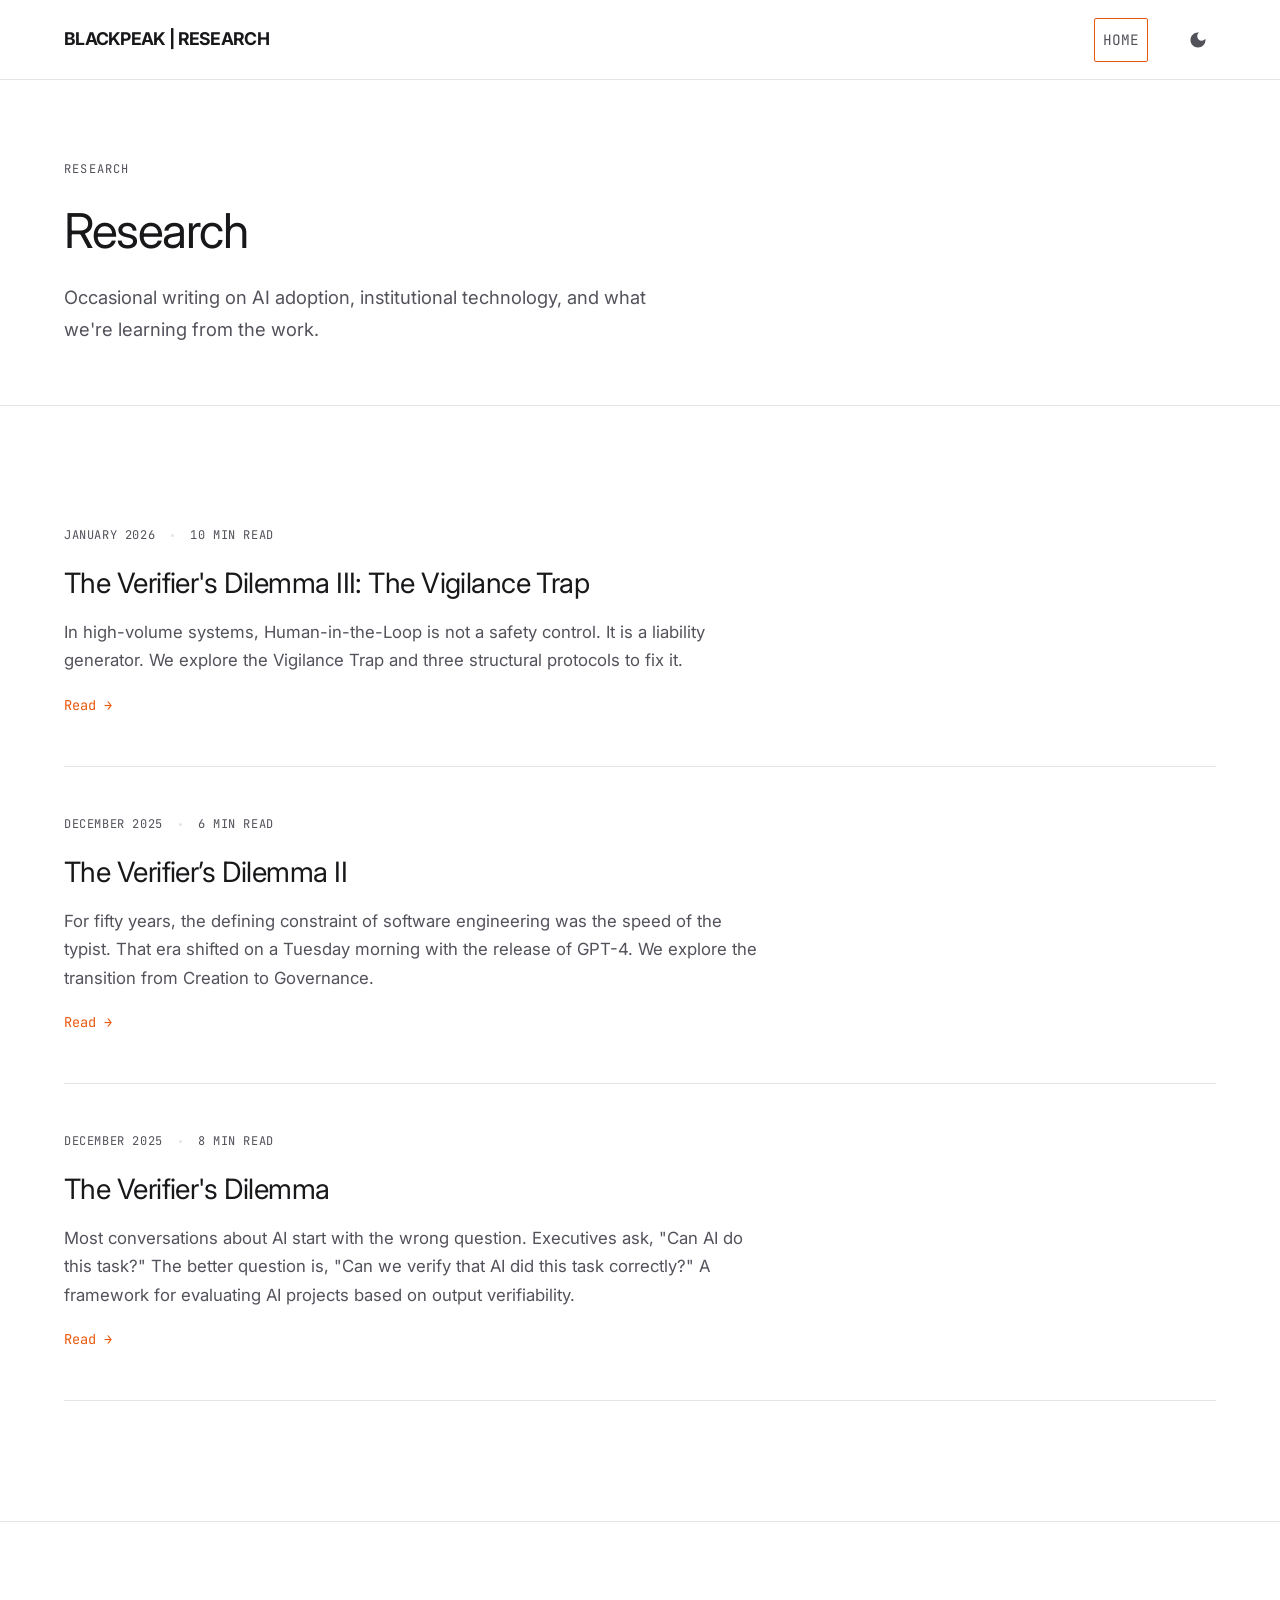
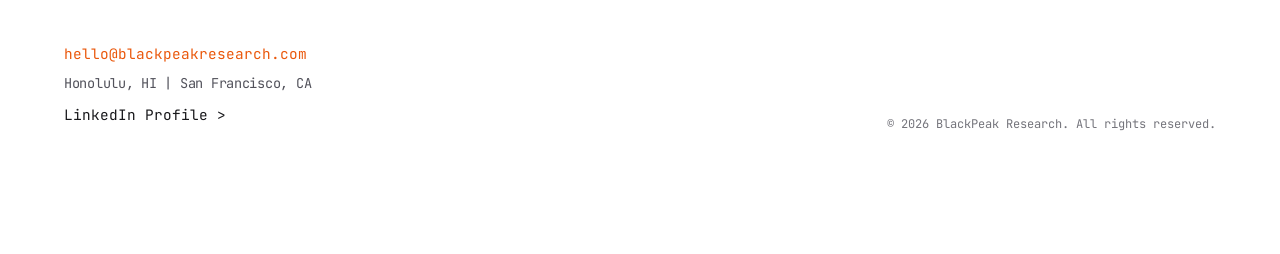
<file: Website/research.html>
<!DOCTYPE html>
<html lang="en" dir="ltr">

<head>
    <meta charset="UTF-8">
    <meta name="viewport" content="width=device-width, initial-scale=1.0">
    <meta name="description"
        content="Research and analysis from BlackPeak Research on AI systems, regulated environments, and institutional technology.">
    <meta name="theme-color" content="#0A0A0A">

    <title>Research | BlackPeak Research</title>

    <!-- Canonical URL -->
    <link rel="canonical" href="https://blackpeakresearch.com/research">

    <!-- Favicon -->
    <link rel="icon" type="image/x-icon" href="/favicon.ico">
    <link rel="apple-touch-icon" sizes="180x180" href="/apple-touch-icon.png">

    <!-- Open Graph / Facebook -->
    <meta property="og:type" content="website">
    <meta property="og:url" content="https://blackpeakresearch.com/research">
    <meta property="og:title" content="Research | BlackPeak Research">
    <meta property="og:description"
        content="Research and analysis on AI systems, regulated environments, and institutional technology.">
    <meta property="og:image" content="https://blackpeakresearch.com/logos/blackpeak.jpg">
    <meta property="og:image:width" content="1200">
    <meta property="og:image:height" content="630">
    <meta property="og:site_name" content="BlackPeak Research">

    <!-- Twitter Card -->
    <meta name="twitter:card" content="summary_large_image">
    <meta name="twitter:url" content="https://blackpeakresearch.com/research">
    <meta name="twitter:title" content="Research | BlackPeak Research">
    <meta name="twitter:description"
        content="Research and analysis on AI systems, regulated environments, and institutional technology.">
    <meta name="twitter:image" content="https://blackpeakresearch.com/logos/blackpeak.jpg">
    <meta name="twitter:image:alt" content="BlackPeak Research - AI Systems Engineering">

    <!-- DNS Prefetch & Preconnect -->
    <link rel="dns-prefetch" href="https://fonts.googleapis.com">
    <link rel="preconnect" href="https://fonts.googleapis.com">
    <link rel="preconnect" href="https://fonts.gstatic.com" crossorigin>

    <!-- Font Preload for Performance -->
    <link rel="preload"
        href="https://fonts.googleapis.com/css2?family=Inter:wght@300;400;600&family=JetBrains+Mono:wght@400&display=swap"
        as="style">

    <!-- Typography Imports -->
    <link
        href="https://fonts.googleapis.com/css2?family=Inter:wght@300;400;600&family=JetBrains+Mono:wght@400&display=swap"
        rel="stylesheet">

    <!-- Core Styles -->
    <link rel="stylesheet" href="css/style.css">

    <style>
        /* --- PAGE HEADER --- */
        .page-header {
            padding-top: calc(var(--nav-height) + 80px);
            padding-bottom: 60px;
            border-bottom: 1px solid var(--border-subtle);
        }

        .page-header-inner {
            max-width: 800px;
        }

        /* Note: .section-label is in style.css, but page-specific overrides can go here if needed */

        .page-title {
            font-size: 3rem;
            font-weight: 400;
            line-height: 1.15;
            letter-spacing: -0.03em;
            margin-bottom: 24px;
        }

        .page-intro {
            font-size: 1.15rem;
            color: var(--text-muted);
            max-width: 600px;
            line-height: 1.7;
        }

        /* --- RESEARCH LIST --- */
        .research-list {
            padding: var(--spacing-section) 0;
        }

        .research-grid {
            display: grid;
            grid-template-columns: 1fr;
            gap: 0;
        }

        .research-item {
            display: block;
            padding: 48px 0;
            border-bottom: 1px solid var(--border-subtle);
            transition: all 0.3s ease;
        }

        .research-item:first-child {
            padding-top: 0;
        }

        .research-item:hover {
            padding-left: 16px;
        }

        .research-item:hover .research-title {
            color: var(--accent-orange);
        }

        .research-meta {
            display: flex;
            gap: 16px;
            align-items: center;
            margin-bottom: 16px;
        }

        .research-meta span {
            font-family: var(--font-code);
            font-size: 0.75rem;
            color: var(--text-muted);
            text-transform: uppercase;
            letter-spacing: 0.05em;
        }

        .meta-dot {
            width: 3px;
            height: 3px;
            background: var(--border-subtle);
            border-radius: 50%;
        }

        .research-title {
            font-size: 1.75rem;
            font-weight: 400;
            margin-bottom: 12px;
            letter-spacing: -0.02em;
            transition: color 0.2s;
        }

        .research-excerpt {
            font-size: 1.05rem;
            color: var(--text-muted);
            max-width: 700px;
            line-height: 1.7;
        }

        .read-more {
            display: inline-flex;
            align-items: center;
            gap: 8px;
            margin-top: 20px;
            font-family: var(--font-code);
            font-size: 0.85rem;
            color: var(--accent-orange);
        }

        .read-more::after {
            content: '→';
            transition: transform 0.2s;
        }

        .research-item:hover .read-more::after {
            transform: translateX(4px);
        }

        /* BLINK ANIMATION */
        .blink,
        .blink-cursor {
            animation: blinker 1.2s step-end infinite;
        }

        @keyframes blinker {
            50% {
                opacity: 0;
            }
        }

        /* --- RESPONSIVE / MOBILE --- */
        @media (max-width: 900px) {
            .page-title {
                font-size: 2.25rem;
            }

            .page-header {
                padding-top: calc(var(--nav-height) + 60px);
                padding-bottom: 40px;
            }

            .research-list {
                padding: 60px 0;
            }

            .research-title {
                font-size: 1.5rem;
            }

            .research-item {
                padding: 32px 0;
            }
        }
    </style>
</head>

<body>
    <!-- NAVIGATION -->
    <nav role="navigation" aria-label="Main navigation">
        <div class="container nav-inner">
            <a aria-label='BlackPeak Research home' class='logo' href='/'>BLACKPEAK | RESEARCH</a>
            <div class="nav-links">
                <a aria-label='Navigate to home' class='btn-action' href='/'>HOME</a>
            </div>
        </div>
    </nav>

    <!-- PAGE HEADER -->
    <header class="page-header">
        <div class="container">
            <div class="page-header-inner">
                <span class="section-label">Research</span>
                <h1 class="page-title">Research</h1>
                <p class="page-intro">Occasional writing on AI adoption, institutional technology, and what we're
                    learning from the work.</p>
            </div>
        </div>
    </header>

    <!-- RESEARCH LIST -->
    <main class="research-list" role="main">
        <div class="container">
            <div class="research-grid">

                <!-- Research Item 3 -->
                <a class='research-item' href='/research-verifiers-dilemma-iii'>
                    <div class="research-meta">
                        <span>January 2026</span>
                        <span class="meta-dot"></span>
                        <span>10 min read</span>
                    </div>
                    <h2 class="research-title">The Verifier's Dilemma III: The Vigilance Trap</h2>
                    <p class="research-excerpt">In high-volume systems, Human-in-the-Loop is not a safety control. It is a liability generator. We explore the Vigilance Trap and three structural protocols to fix it.</p>
                    <span class="read-more">Read</span>
                </a>

                <!-- Research Item 2 -->
                <a class='research-item' href='/research-verifiers-dilemma-ii'>
                    <div class="research-meta">
                        <span>December 2025</span>
                        <span class="meta-dot"></span>
                        <span>6 min read</span>
                    </div>
                    <h2 class="research-title">The Verifier’s Dilemma II</h2>
                    <p class="research-excerpt">For fifty years, the defining constraint of software engineering was the
                        speed of the typist. That era shifted on a Tuesday morning with the release of GPT-4. We explore
                        the transition from Creation to Governance.</p>
                    <span class="read-more">Read</span>
                </a>

                <!-- Research Item 1 -->
                <a class='research-item' href='/research-verifiers-dilemma'>
                    <div class="research-meta">
                        <span>December 2025</span>
                        <span class="meta-dot"></span>
                        <span>8 min read</span>
                    </div>
                    <h2 class="research-title">The Verifier's Dilemma</h2>
                    <p class="research-excerpt">Most conversations about AI start with the wrong question. Executives
                        ask, "Can AI do this task?" The better question is, "Can we verify that AI did this task
                        correctly?" A framework for evaluating AI projects based on output verifiability.</p>
                    <span class="read-more">Read</span>
                </a>

                <!-- Future items will follow this pattern -->
                <!--
                <a href="/research/future-piece" class="research-item">
                    <div class="research-meta">
                        <span>Month 2026</span>
                        <span class="meta-dot"></span>
                        <span>X min read</span>
                    </div>
                    <h2 class="research-title">Future Title</h2>
                    <p class="research-excerpt">Future excerpt...</p>
                    <span class="read-more">Read</span>
                </a>
                -->

            </div>
        </div>
    </main>

    <!-- FOOTER -->
    <footer role="contentinfo">
        <div class="container footer-content">
            <div class="footer-links">
                <a href="mailto:hello@blackpeakresearch.com" class="highlight"
                    aria-label="Email Shaunak Mali">hello@blackpeakresearch.com</a>
                <span class="mono" style="color: var(--text-muted); display: block; margin-bottom: 8px;">Honolulu, HI |
                    San Francisco, CA</span>
                <a href="https://www.linkedin.com/in/shaunakmali/" target="_blank" rel="noopener noreferrer">LinkedIn
                    Profile ></a>
            </div>
            <div class="copyright">
                &copy; 2026 BlackPeak Research. All rights reserved.
            </div>
        </div>
    </footer>

    <!-- Theme Toggle Script -->
    <script src="js/theme.js"></script>

</body>

</html>
</file>
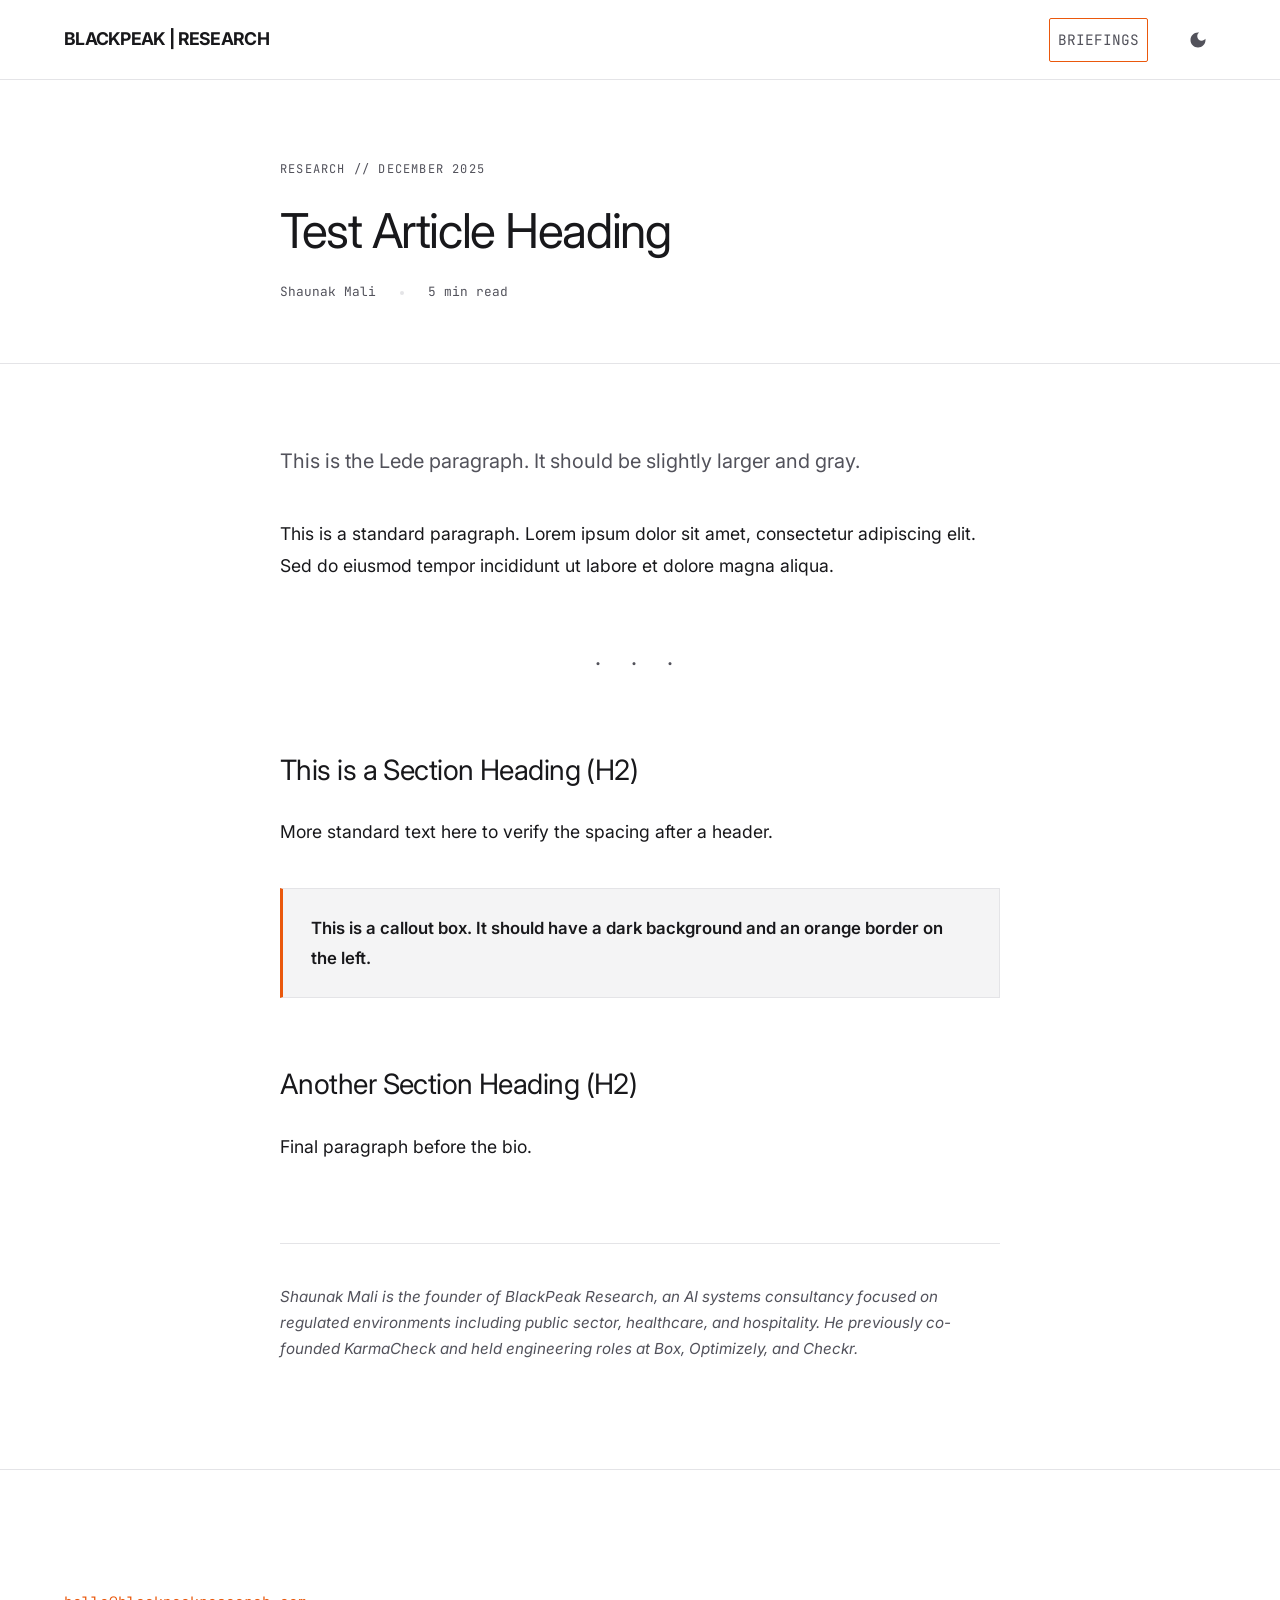
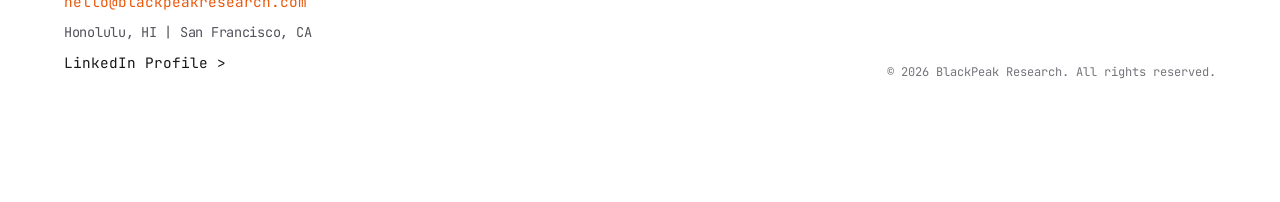
<file: Website/test-research-page.html>
<!DOCTYPE html>
<html lang="en" dir="ltr">

<head>
    <meta charset="UTF-8">
    <meta name="viewport" content="width=device-width, initial-scale=1.0">
    <meta name="description" content="Test Description">
    <meta name="theme-color" content="#0A0A0A">

    <title>Test Article | BlackPeak Research</title>

    <!-- Canonical URL -->
    <link rel="canonical" href="https://blackpeakresearch.com/research/test">

    <!-- Favicon -->
    <link rel="icon" type="image/x-icon" href="/favicon.ico">
    <link rel="apple-touch-icon" sizes="180x180" href="/apple-touch-icon.png">

    <!-- Open Graph / Facebook -->
    <meta property="og:type" content="article">
    <meta property="og:url" content="https://blackpeakresearch.com/research/test">
    <meta property="og:title" content="Test Article | BlackPeak Research">
    <meta property="og:description" content="Test Description">
    <meta property="og:image" content="https://blackpeakresearch.com/logos/blackpeak.jpg">
    <meta property="og:image:width" content="1200">
    <meta property="og:image:height" content="630">
    <meta property="og:site_name" content="BlackPeak Research">
    <meta property="article:published_time" content="2025-12-16">
    <meta property="article:author" content="Shaunak Mali">

    <!-- Twitter Card -->
    <meta name="twitter:card" content="summary_large_image">
    <meta name="twitter:url" content="https://blackpeakresearch.com/research/test">
    <meta name="twitter:title" content="Test Article | BlackPeak Research">
    <meta name="twitter:description" content="Test Description">
    <meta name="twitter:image" content="https://blackpeakresearch.com/logos/blackpeak.jpg">
    <meta name="twitter:image:alt" content="BlackPeak Research - AI Systems Engineering">

    <!-- DNS Prefetch & Preconnect -->
    <link rel="dns-prefetch" href="https://fonts.googleapis.com">
    <link rel="preconnect" href="https://fonts.googleapis.com">
    <link rel="preconnect" href="https://fonts.gstatic.com" crossorigin>

    <!-- Font Preload for Performance -->
    <link rel="preload"
        href="https://fonts.googleapis.com/css2?family=Inter:wght@300;400;600&family=JetBrains+Mono:wght@400&display=swap"
        as="style">

    <!-- Typography Imports -->
    <link
        href="https://fonts.googleapis.com/css2?family=Inter:wght@300;400;600&family=JetBrains+Mono:wght@400&display=swap"
        rel="stylesheet">

    <!-- Core Styles -->
    <link rel="stylesheet" href="css/style.css">

    <style>
        /* --- ARTICLE HEADER --- */
        .article-header {
            padding-top: calc(var(--nav-height) + 80px);
            padding-bottom: 60px;
            border-bottom: 1px solid var(--border-subtle);
        }

        .article-header-inner {
            max-width: 720px;
            margin: 0 auto;
        }

        .article-label {
            font-family: var(--font-code);
            color: var(--text-muted);
            font-size: 0.75rem;
            text-transform: uppercase;
            letter-spacing: 0.1em;
            margin-bottom: 24px;
            display: block;
        }

        .article-title {
            font-size: 3rem;
            font-weight: 400;
            line-height: 1.15;
            letter-spacing: -0.03em;
            margin-bottom: 24px;
        }

        .article-meta {
            display: flex;
            gap: 24px;
            align-items: center;
            flex-wrap: wrap;
        }

        .article-meta span {
            font-family: var(--font-code);
            font-size: 0.8rem;
            color: var(--text-muted);
        }

        .meta-divider {
            width: 4px;
            height: 4px;
            background: var(--border-subtle);
            border-radius: 50%;
        }

        /* --- ARTICLE BODY --- */
        .article-body {
            padding: 80px 0;
        }

        .article-content {
            max-width: 720px;
            margin: 0 auto;
        }

        .article-content p {
            font-size: 1.1rem;
            line-height: 1.8;
            color: var(--text-titanium);
            margin-bottom: 28px;
        }

        .article-content p.lede {
            font-size: 1.25rem;
            color: var(--text-muted);
            line-height: 1.7;
            margin-bottom: 40px;
        }

        .article-content h2 {
            font-size: 1.75rem;
            font-weight: 400;
            margin-top: 64px;
            margin-bottom: 24px;
            letter-spacing: -0.02em;
        }

        .article-content h3 {
            font-size: 1.25rem;
            font-weight: 600;
            margin-top: 48px;
            margin-bottom: 16px;
        }

        .article-content strong {
            color: var(--text-titanium);
            font-weight: 600;
        }

        .article-content em {
            font-style: italic;
        }

        .article-content blockquote {
            border-left: 2px solid var(--accent-orange);
            padding-left: 24px;
            margin: 40px 0;
            font-style: italic;
            color: var(--text-titanium);
        }

        .article-content blockquote p {
            margin-bottom: 0;
        }

        .article-content ul,
        .article-content ol {
            margin: 24px 0;
            padding-left: 24px;
        }

        .article-content li {
            font-size: 1.1rem;
            line-height: 1.8;
            color: var(--text-titanium);
            margin-bottom: 12px;
            list-style: disc;
        }

        .article-content ol li {
            list-style: decimal;
        }

        .callout {
            background: var(--bg-basalt);
            border: 1px solid var(--border-subtle);
            border-left: 3px solid var(--accent-orange);
            padding: 24px 28px;
            margin: 40px 0;
        }

        .callout p {
            margin-bottom: 0;
            font-size: 1.05rem;
        }

        .divider {
            text-align: center;
            margin: 64px 0;
            color: var(--text-muted);
            font-size: 1.5rem;
            letter-spacing: 0.5em;
        }

        /* --- AUTHOR BIO --- */
        .author-bio {
            border-top: 1px solid var(--border-subtle);
            padding-top: 40px;
            margin-top: 80px;
        }

        .author-bio p {
            font-size: 0.95rem;
            color: var(--text-muted);
            font-style: italic;
            line-height: 1.7;
        }

        /* --- RESPONSIVE / MOBILE --- */
        @media (max-width: 900px) {
            .article-title {
                font-size: 2.25rem;
            }

            .article-header {
                padding-top: calc(var(--nav-height) + 60px);
                padding-bottom: 40px;
            }

            .article-body {
                padding: 60px 0;
            }

            .article-content p {
                font-size: 1rem;
            }

            .article-content h2 {
                font-size: 1.5rem;
                margin-top: 48px;
            }
        }
    </style>
</head>

<body>
    <!-- NAVIGATION -->
    <nav role="navigation" aria-label="Main navigation">
        <div class="container nav-inner">
            <a aria-label='BlackPeak Research home' class='logo' href='/'>BLACKPEAK | RESEARCH</a>
            <div class="nav-links">
                <a aria-label='Back to briefings' class='btn-action' href='/research'>BRIEFINGS</a>
            </div>
        </div>
    </nav>

    <!-- ARTICLE HEADER -->
    <header class="article-header">
        <div class="container">
            <div class="article-header-inner">
                <span class="article-label">Research // December 2025</span>
                <h1 class="article-title">Test Article Heading</h1>
                <div class="article-meta">
                    <span>Shaunak Mali</span>
                    <span class="meta-divider"></span>
                    <span>5 min read</span>
                </div>
            </div>
        </div>
    </header>

    <!-- ARTICLE BODY -->
    <main class="article-body" role="main">
        <div class="container">
            <article class="article-content">

                <p class="lede">This is the Lede paragraph. It should be slightly larger and gray.</p>

                <p>This is a standard paragraph. Lorem ipsum dolor sit amet, consectetur adipiscing elit. Sed do eiusmod
                    tempor incididunt ut labore et dolore magna aliqua.</p>

                <div class="divider">· · ·</div>

                <h2>This is a Section Heading (H2)</h2>

                <p>More standard text here to verify the spacing after a header.</p>

                <div class="callout">
                    <p><strong>This is a callout box. It should have a dark background and an orange border on the
                            left.</strong></p>
                </div>

                <h2>Another Section Heading (H2)</h2>

                <p>Final paragraph before the bio.</p>

                <!-- AUTHOR BIO -->
                <div class="author-bio">
                    <p>Shaunak Mali is the founder of BlackPeak Research, an AI systems consultancy focused on regulated
                        environments including public sector, healthcare, and hospitality. He previously co-founded
                        KarmaCheck and held engineering roles at Box, Optimizely, and Checkr.</p>
                </div>

            </article>
        </div>
    </main>

    <!-- FOOTER -->
    <footer role="contentinfo">
        <div class="container footer-content">
            <div class="footer-links">
                <a href="mailto:hello@blackpeakresearch.com" class="highlight"
                    aria-label="Email Shaunak Mali">hello@blackpeakresearch.com</a>
                <span class="mono" style="color: var(--text-muted); display: block; margin-bottom: 8px;">Honolulu, HI |
                    San Francisco, CA</span>
                <a href="https://www.linkedin.com/in/shaunakmali/" target="_blank" rel="noopener noreferrer">LinkedIn
                    Profile ></a>
            </div>
            <div class="copyright">
                &copy; 2026 BlackPeak Research. All rights reserved.
            </div>
        </div>
    </footer>

    <!-- Theme Toggle Script -->
    <script src="js/theme.js"></script>

</body>

</html>
</file>
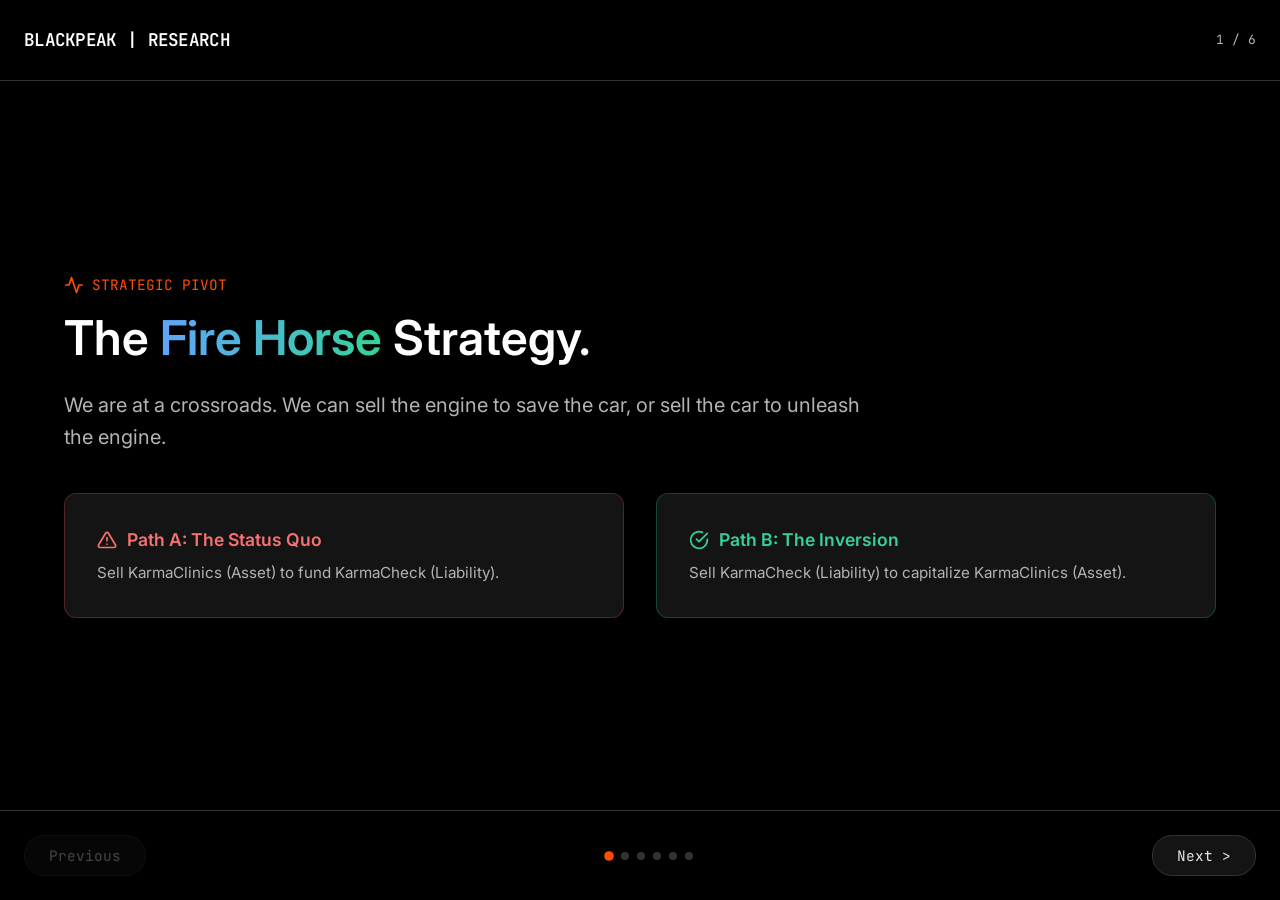
<file: Website/KC/fire_horse.html>
<!DOCTYPE html>
<html lang="en" dir="ltr">

<head>
    <meta charset="UTF-8">
    <meta name="viewport" content="width=device-width, initial-scale=1.0">
    <meta name="description" content="KarmaClinics vs KarmaCheck Strategy Deck">
    <meta name="theme-color" content="#0A0A0A">

    <title>Fire Horse Strategy | BlackPeak Research</title>

    <!-- Favicon -->
    <link rel="icon" type="image/x-icon" href="/favicon.ico">

    <!-- Fonts -->
    <link rel="preconnect" href="https://fonts.googleapis.com">
    <link rel="preconnect" href="https://fonts.gstatic.com" crossorigin>
    <link
        href="https://fonts.googleapis.com/css2?family=Inter:wght@300;400;600&family=JetBrains+Mono:wght@400&display=swap"
        rel="stylesheet">

    <!-- Core Styles -->
    <link rel="stylesheet" href="../css/style.css">

    <style>
        /* --- SLIDE DECK STYLES --- */
        body {
            background-color: #000;
            overflow: hidden;
            /* Prevent scrolling for slide feel */
            display: flex;
            flex-direction: column;
            height: 100vh;
        }

        /* Override Header for Deck Mode */
        .hero {
            min-height: auto;
            border-bottom: 1px solid var(--border-subtle);
            padding-top: 0;
            background: rgba(0, 0, 0, 0.8);
            backdrop-filter: blur(10px);
            z-index: 100;
            flex-shrink: 0;
        }

        .nav-inner {
            display: flex;
            justify-content: space-between;
            align-items: center;
            height: var(--nav-height);
            max-width: 1400px;
            margin: 0 auto;
            padding: 0 24px;
        }

        /* Slide Container */
        .deck-container {
            flex-grow: 1;
            position: relative;
            overflow-y: auto;
            /* Allow internal scrolling if content overflows */
            display: flex;
            flex-direction: column;
        }

        .slide {
            display: none;
            flex-grow: 1;
            padding: 40px 24px;
            max-width: 1200px;
            margin: 0 auto;
            width: 100%;
            animation: fadeIn 0.5s ease-in-out;
        }

        .slide.active {
            display: flex;
            flex-direction: column;
            justify-content: center;
        }

        @keyframes fadeIn {
            from {
                opacity: 0;
                transform: translateY(10px);
            }

            to {
                opacity: 1;
                transform: translateY(0);
            }
        }

        /* Slide Typography */
        .slide-label {
            font-family: var(--font-code);
            color: var(--accent-orange);
            font-size: 0.9rem;
            margin-bottom: 16px;
            display: flex;
            align-items: center;
            gap: 8px;
        }

        .slide-title {
            font-size: 3rem;
            font-weight: 600;
            line-height: 1.1;
            margin-bottom: 24px;
            color: #fff;
        }

        .slide-subtitle {
            font-size: 1.25rem;
            color: var(--text-muted);
            line-height: 1.6;
            max-width: 800px;
        }

        /* Grids & Cards */
        .grid-2 {
            display: grid;
            grid-template-columns: 1fr 1fr;
            gap: 32px;
            margin-top: 40px;
        }

        .grid-3 {
            display: grid;
            grid-template-columns: 1fr 1fr 1fr;
            gap: 24px;
            margin-top: 40px;
        }

        .option-card {
            background: var(--bg-basalt);
            border: 1px solid var(--border-subtle);
            padding: 32px;
            border-radius: 12px;
            transition: all 0.3s ease;
        }

        .option-card:hover {
            border-color: var(--text-titanium);
            transform: translateY(-2px);
        }

        .option-title {
            font-size: 1.1rem;
            color: var(--text-titanium);
            font-weight: 600;
            margin-bottom: 8px;
            display: flex;
            align-items: center;
            gap: 10px;
        }

        .option-desc {
            color: var(--text-muted);
            font-size: 0.95rem;
            line-height: 1.5;
        }

        /* Controls */
        .deck-controls {
            padding: 24px;
            border-top: 1px solid var(--border-subtle);
            background: rgba(0, 0, 0, 0.9);
            backdrop-filter: blur(10px);
            display: flex;
            justify-content: space-between;
            align-items: center;
            flex-shrink: 0;
            z-index: 100;
        }

        .progress-dots {
            display: flex;
            gap: 8px;
        }

        .dot {
            width: 8px;
            height: 8px;
            border-radius: 50%;
            background: var(--border-subtle);
            transition: all 0.3s;
        }

        .dot.active {
            background: var(--accent-orange);
            transform: scale(1.2);
        }

        .btn-control {
            background: var(--bg-basalt);
            border: 1px solid var(--border-subtle);
            color: var(--text-titanium);
            padding: 10px 24px;
            border-radius: 20px;
            font-family: var(--font-code);
            font-size: 0.9rem;
            cursor: pointer;
            transition: all 0.2s;
        }

        .btn-control:hover:not(:disabled) {
            border-color: var(--accent-orange);
            color: var(--accent-orange);
        }

        .btn-control:disabled {
            opacity: 0.3;
            cursor: not-allowed;
        }

        /* Text Gradients */
        .text-gradient {
            background: linear-gradient(90deg, #60A5FA, #34D399);
            -webkit-background-clip: text;
            -webkit-text-fill-color: transparent;
        }

        .orange-text {
            color: var(--accent-orange);
        }

        /* Icons */
        .icon {
            width: 20px;
            height: 20px;
            stroke: currentColor;
            fill: none;
            stroke-width: 2;
            stroke-linecap: round;
            stroke-linejoin: round;
        }

        /* Specific Slide Tweaks */
        .trap-list li {
            margin-bottom: 16px;
            display: flex;
            gap: 12px;
            color: var(--text-muted);
        }

        .trap-list strong {
            color: var(--text-titanium);
            display: block;
            margin-bottom: 4px;
        }

        .metric-grid {
            display: grid;
            grid-template-columns: 1fr 1fr;
            gap: 16px;
        }

        .metric-card {
            background: rgba(30, 41, 59, 0.3);
            border: 1px solid rgba(51, 65, 85, 0.5);
            padding: 16px;
            border-radius: 8px;
        }

        .metric-val {
            font-size: 1.5rem;
            font-weight: 700;
            color: #fff;
            margin: 8px 0;
        }

        .metric-sub {
            font-size: 0.8rem;
            color: #94a3b8;
        }

        .asset-side {
            background: rgba(59, 130, 246, 0.1);
            border: 1px solid rgba(59, 130, 246, 0.3);
            border-radius: 12px;
            padding: 24px;
            position: relative;
            overflow: hidden;
        }

        .asset-side::before {
            content: '';
            position: absolute;
            top: 0;
            left: 0;
            right: 0;
            height: 2px;
            background: linear-gradient(90deg, #3B82F6, #10B981);
        }

        @media (max-width: 768px) {
            .slide-title {
                font-size: 2rem;
            }

            .grid-2,
            .grid-3 {
                grid-template-columns: 1fr;
            }

            .deck-controls {
                padding: 16px;
            }
        }
    </style>
</head>

<body>

    <!-- HEADER (Simplified for Deck) -->
    <header class="hero">
        <div class="nav-inner">
            <a href="../index.html" class="logo"
                style="text-decoration: none; color: #fff; font-family: var(--font-code); font-weight: 600;">BLACKPEAK |
                RESEARCH</a>
            <div class="slide-indicator"
                style="font-family: var(--font-code); color: var(--text-muted); font-size: 0.8rem;">
                <span id="current-slide-num">1</span> / <span id="total-slides-num">6</span>
            </div>
        </div>
    </header>

    <!-- DECK CONTENT -->
    <main class="deck-container">

        <!-- SLIDE 1: The Crossroads -->
        <article class="slide active" id="slide-1">
            <div class="slide-label">
                <svg class="icon" viewBox="0 0 24 24">
                    <polyline points="22 12 18 12 15 21 9 3 6 12 2 12"></polyline>
                </svg>
                STRATEGIC PIVOT
            </div>
            <h1 class="slide-title">The <span class="text-gradient">Fire Horse</span> Strategy.</h1>
            <p class="slide-subtitle">We are at a crossroads. We can sell the engine to save the car, or sell the car to
                unleash the engine.</p>

            <div class="grid-2">
                <div class="option-card" style="border-color: rgba(239, 68, 68, 0.3);">
                    <div class="option-title" style="color: #F87171;">
                        <svg class="icon" viewBox="0 0 24 24">
                            <path
                                d="M10.29 3.86L1.82 18a2 2 0 0 0 1.71 3h16.94a2 2 0 0 0 1.71-3L13.71 3.86a2 2 0 0 0-3.42 0z">
                            </path>
                            <line x1="12" y1="9" x2="12" y2="13"></line>
                            <line x1="12" y1="17" x2="12.01" y2="17"></line>
                        </svg>
                        Path A: The Status Quo
                    </div>
                    <p class="option-desc">Sell KarmaClinics (Asset) to fund KarmaCheck (Liability).</p>
                </div>
                <div class="option-card" style="border-color: rgba(16, 185, 129, 0.3);">
                    <div class="option-title" style="color: #34D399;">
                        <svg class="icon" viewBox="0 0 24 24">
                            <path d="M22 11.08V12a10 10 0 1 1-5.93-9.14"></path>
                            <polyline points="22 4 12 14.01 9 11.01"></polyline>
                        </svg>
                        Path B: The Inversion
                    </div>
                    <p class="option-desc">Sell KarmaCheck (Liability) to capitalize KarmaClinics (Asset).</p>
                </div>
            </div>
        </article>

        <!-- SLIDE 2: The Trap -->
        <article class="slide" id="slide-2">
            <h2 class="slide-title"><span style="color: #EF4444;">01.</span> The Trap</h2>
            <div class="grid-2">
                <div>
                    <h3 style="font-size: 1.5rem; color: #fff; margin-bottom: 16px;">Why selling Clinics is a strategic
                        error.</h3>
                    <p style="color: var(--text-muted); margin-bottom: 24px; line-height: 1.6;">Selling the Clinic
                        Network generates cash (~$20M), but it leaves us holding the wrong bag. We keep the high burn
                        rate, the low margins, and the commoditized product.</p>
                    <ul class="trap-list" style="list-style: none; padding: 0;">
                        <li>
                            <div
                                style="background: rgba(239, 68, 68, 0.2); width: 24px; height: 24px; border-radius: 4px; display:flex; align-items:center; justify-content:center; color: #F87171;">
                                <svg class="icon" style="width:14px; height:14px;" viewBox="0 0 24 24">
                                    <polyline points="23 6 13.5 15.5 8.5 10.5 1 18"></polyline>
                                    <polyline points="17 6 23 6 23 12"></polyline>
                                </svg></div>
                            <div>
                                <strong>Burn Rate Remains High</strong>
                                <span>Ops staff costs remain massive.</span>
                            </div>
                        </li>
                        <li>
                            <div
                                style="background: rgba(239, 68, 68, 0.2); width: 24px; height: 24px; border-radius: 4px; display:flex; align-items:center; justify-content:center; color: #F87171;">
                                <svg class="icon" style="width:14px; height:14px;" viewBox="0 0 24 24">
                                    <polygon points="12 2 2 7 12 12 22 7 12 2"></polygon>
                                    <polyline points="2 17 12 22 22 17"></polyline>
                                    <polyline points="2 12 12 17 22 12"></polyline>
                                </svg></div>
                            <div>
                                <strong>Moat is Destroyed</strong>
                                <span>We become a generic vendor.</span>
                            </div>
                        </li>
                        <li>
                            <div
                                style="background: rgba(239, 68, 68, 0.2); width: 24px; height: 24px; border-radius: 4px; display:flex; align-items:center; justify-content:center; color: #F87171;">
                                <svg class="icon" style="width:14px; height:14px;" viewBox="0 0 24 24">
                                    <rect x="1" y="6" width="18" height="12" rx="2" ry="2"></rect>
                                    <line x1="23" y1="13" x2="23" y2="11"></line>
                                </svg></div>
                            <div>
                                <strong>Runway is Finite</strong>
                                <span>18 months then death.</span>
                            </div>
                        </li>
                    </ul>
                </div>
                <div
                    style="background: var(--bg-basalt); padding: 32px; border-radius: 16px; border: 1px solid var(--border-subtle); display:flex; flex-direction:column; justify-content:center;">
                    <div style="text-align:right; margin-bottom: 24px;">
                        <span style="font-family: var(--font-code); color: #F87171; letter-spacing: 0.1em;">POST-SALE
                            REALITY</span>
                    </div>
                    <div style="display: grid; gap: 16px;">
                        <div
                            style="display:flex; justify-content:space-between; border-bottom: 1px solid var(--border-subtle); padding-bottom: 8px;">
                            <span style="color: var(--text-muted);">Cash</span>
                            <span style="color: #34D399; font-family: var(--font-code);">$25M</span>
                        </div>
                        <div
                            style="display:flex; justify-content:space-between; border-bottom: 1px solid var(--border-subtle); padding-bottom: 8px;">
                            <span style="color: var(--text-muted);">Differentiation</span>
                            <span style="color: #EF4444; font-family: var(--font-code);">ZERO</span>
                        </div>
                        <div style="display:flex; justify-content:space-between;">
                            <span style="color: var(--text-muted);">Exit Multiple</span>
                            <span style="color: #EF4444; font-family: var(--font-code);">3x EBITDA</span>
                        </div>
                    </div>
                </div>
            </div>
        </article>

        <!-- SLIDE 3: The Asset Map -->
        <article class="slide" id="slide-3">
            <h2 class="slide-title"><span style="color: #3B82F6;">02.</span> The Asset Map</h2>
            <div class="grid-2" style="height: 100%;">
                <!-- Liability Side -->
                <div class="option-card" style="display:flex; flex-direction:column;">
                    <div style="display:flex; justify-content:space-between; margin-bottom: 24px;">
                        <h3 style="font-size: 1.25rem; color: #fff;">The "Service Bureau"</h3>
                        <span
                            style="font-size:0.75rem; background: #334155; padding: 4px 8px; border-radius:100px; color: #cbd5e1;">LEGACY</span>
                    </div>
                    <div class="metric-grid">
                        <div class="metric-card">
                            <span style="color:#94a3b8; font-size: 0.75rem; text-transform:uppercase;">Revenue</span>
                            <div class="metric-val">$15M</div>
                            <span style="color:#EF4444; font-size: 0.7rem;">↘ Commoditized</span>
                        </div>
                        <div class="metric-card">
                            <span style="color:#94a3b8; font-size: 0.75rem; text-transform:uppercase;">Margins</span>
                            <div class="metric-val">35%</div>
                            <span style="color:#EF4444; font-size: 0.7rem;">↘ Service Heavy</span>
                        </div>
                    </div>
                    <p style="margin-top:auto; font-style:italic; font-size:0.9rem; color:#64748b;">"Selling a Porsche
                        in a country with no roads."</p>
                </div>

                <!-- Asset Side -->
                <div class="asset-side" style="display:flex; flex-direction:column;">
                    <div style="display:flex; justify-content:space-between; margin-bottom: 24px;">
                        <h3 style="font-size: 1.25rem; color: #fff;">The "Labs" Engine</h3>
                        <span
                            style="font-size:0.75rem; background: rgba(59, 130, 246, 0.3); padding: 4px 8px; border-radius:100px; color: #93C5FD;">FUTURE</span>
                    </div>
                    <div class="metric-grid">
                        <div class="metric-card"
                            style="background: rgba(59, 130, 246, 0.2); border-color: rgba(59, 130, 246, 0.4);">
                            <span style="color:#93C5FD; font-size: 0.75rem; text-transform:uppercase;">Potential</span>
                            <div class="metric-val">$100M+</div>
                            <span style="color:#34D399; font-size: 0.7rem;">↗ Infrastructure</span>
                        </div>
                        <div class="metric-card"
                            style="background: rgba(59, 130, 246, 0.2); border-color: rgba(59, 130, 246, 0.4);">
                            <span style="color:#93C5FD; font-size: 0.75rem; text-transform:uppercase;">Margins</span>
                            <div class="metric-val">85%+</div>
                            <span style="color:#34D399; font-size: 0.7rem;">↗ Pure Software</span>
                        </div>
                    </div>
                    <p style="margin-top:auto; font-style:italic; font-size:0.9rem; color:#60A5FA;">"The autonomous
                        logistics layer for healthcare."</p>
                </div>
            </div>
        </article>

        <!-- SLIDE 4: The Inversion -->
        <article class="slide" id="slide-4">
            <h2 class="slide-title"><span style="color: #10B981;">03.</span> The Inversion</h2>
            <div class="grid-2" style="align-items: center;">
                <div style="text-align: right; padding-right: 40px; border-right: 1px solid var(--border-subtle);">
                    <div
                        style="display:inline-block; padding: 8px 16px; background: rgba(239, 68, 68, 0.2); border-radius: 8px; color: #F87171; font-family: var(--font-code); margin-bottom:16px;">
                        DIVEST ↘</div>
                    <h3 style="color:#fff; font-size: 1.5rem; margin-bottom:8px;">The Service Book</h3>
                    <p style="color: var(--text-muted); margin-bottom: 16px;">Sell contracts & ops to an aggregator
                        (Sterling, First Advantage).</p>
                    <div
                        style="font-family: var(--font-code); color: #fff; background: #1e293b; padding: 8px 12px; border-radius: 4px; display:inline-block;">
                        Value: ~$15M Cash</div>
                </div>
                <div style="padding-left: 40px;">
                    <div
                        style="display:inline-block; padding: 8px 16px; background: rgba(16, 185, 129, 0.2); border-radius: 8px; color: #34D399; font-family: var(--font-code); margin-bottom:16px;">
                        ↗ CAPITALIZE</div>
                    <h3 style="color:#fff; font-size: 1.5rem; margin-bottom:8px;">Karma Labs</h3>
                    <p style="color: var(--text-muted); margin-bottom: 16px;">Retain Clinics, AI Agents, and Engineering
                        Team.</p>
                    <div
                        style="font-family: var(--font-code); color: #34D399; background: rgba(16, 185, 129, 0.1); border: 1px solid rgba(16, 185, 129, 0.3); padding: 8px 12px; border-radius: 4px; display:inline-block;">
                        Value: 20x Multiple</div>
                </div>
            </div>
            <div
                style="margin-top: 60px; text-align: center; color: var(--text-muted); font-size: 1.1rem; font-style: italic;">
                "We sell the <span style="color: #fff; font-weight: 600;">past</span> to fund the <span
                    style="color: #fff; font-weight: 600;">future</span>."
            </div>
        </article>

        <!-- SLIDE 5: The New Entity -->
        <article class="slide" id="slide-5">
            <h2 class="slide-title"><span style="color: #60A5FA;">04.</span> Karma Labs</h2>
            <div
                style="background: linear-gradient(135deg, #111827 0%, #000 100%); padding: 40px; border-radius: 20px; border: 1px solid var(--border-subtle); display:flex; gap: 40px; flex-wrap: wrap;">
                <div style="flex: 1; min-width: 300px;">
                    <div style="margin-bottom: 24px;">
                        <div
                            style="color: #9ca3af; font-size: 0.75rem; letter-spacing: 0.1em; text-transform: uppercase; margin-bottom: 4px;">
                            Company Profile</div>
                        <div style="font-size: 1.5rem; font-weight: 600; color: #fff;">AI Logistics Infrastructure</div>
                    </div>
                    <div style="margin-bottom: 24px;">
                        <div
                            style="color: #9ca3af; font-size: 0.75rem; letter-spacing: 0.1em; text-transform: uppercase; margin-bottom: 4px;">
                            Core Product</div>
                        <div style="font-size: 1.25rem; color: #fff;">Automated Agents + Clinic API</div>
                    </div>
                    <div>
                        <div
                            style="color: #9ca3af; font-size: 0.75rem; letter-spacing: 0.1em; text-transform: uppercase; margin-bottom: 4px;">
                            Customer Base</div>
                        <div style="font-size: 1.25rem; color: #fff;">Aggregators & Enterprise Staffing</div>
                    </div>
                </div>

                <div
                    style="flex: 1; min-width: 300px; background: rgba(31, 41, 55, 0.5); padding: 24px; border-radius: 12px;">
                    <div style="margin-bottom: 20px;">
                        <div style="display: flex; justify-content: space-between; margin-bottom: 8px;">
                            <span style="color: #9ca3af;">Cash Runway</span>
                            <span style="color: #34D399; font-weight: 700;">4+ Years</span>
                        </div>
                        <div style="height: 6px; background: #374151; border-radius: 4px; overflow: hidden;">
                            <div style="width: 100%; height: 100%; background: #10B981;"></div>
                        </div>
                    </div>
                    <div style="margin-bottom: 20px;">
                        <div style="display: flex; justify-content: space-between; margin-bottom: 8px;">
                            <span style="color: #9ca3af;">Margin Profile</span>
                            <span style="color: #60A5FA; font-weight: 700;">90%</span>
                        </div>
                        <div style="height: 6px; background: #374151; border-radius: 4px; overflow: hidden;">
                            <div style="width: 90%; height: 100%; background: #3B82F6;"></div>
                        </div>
                    </div>
                </div>
            </div>
        </article>

        <!-- SLIDE 6: Action -->
        <article class="slide" id="slide-6">
            <div style="text-align: center; max-width: 700px; margin: 0 auto;">
                <h2 style="font-size: 2.5rem; font-weight: 600; color: #fff; margin-bottom: 16px;">The Next Move</h2>
                <p style="color: var(--text-muted); font-size: 1.25rem; margin-bottom: 40px;">Don't just open a data
                    room for the Clinics. Open a parallel process for the Service Book.</p>

                <div
                    style="text-align: left; background: var(--bg-basalt); padding: 32px; border-radius: 16px; border: 1px solid var(--border-subtle); display: grid; gap: 24px;">
                    <div style="display:flex; gap: 16px;">
                        <div
                            style="width: 32px; height: 32px; background: #3B82F6; color: #fff; border-radius: 50%; display: flex; align-items: center; justify-content: center; font-weight: 700; flex-shrink: 0;">
                            1</div>
                        <div>
                            <h3 style="color: #fff; font-size: 1.1rem; margin-bottom: 4px;">Parallel Process</h3>
                            <p style="color: var(--text-muted); font-size: 0.95rem;">Authorize bankers to value the
                                "Book of Business" alongside the "Clinic Asset."</p>
                        </div>
                    </div>
                    <div style="display:flex; gap: 16px;">
                        <div
                            style="width: 32px; height: 32px; background: #3B82F6; color: #fff; border-radius: 50%; display: flex; align-items: center; justify-content: center; font-weight: 700; flex-shrink: 0;">
                            2</div>
                        <div>
                            <h3 style="color: #fff; font-size: 1.1rem; margin-bottom: 4px;">Define the Spin-out</h3>
                            <p style="color: var(--text-muted); font-size: 0.95rem;">Structure "Karma Labs" as the
                                surviving entity holding the IP.</p>
                        </div>
                    </div>
                    <div style="display:flex; gap: 16px;">
                        <div
                            style="width: 32px; height: 32px; background: #3B82F6; color: #fff; border-radius: 50%; display: flex; align-items: center; justify-content: center; font-weight: 700; flex-shrink: 0;">
                            3</div>
                        <div>
                            <h3 style="color: #fff; font-size: 1.1rem; margin-bottom: 4px;">Execute the Inversion</h3>
                            <p style="color: var(--text-muted); font-size: 0.95rem;">Sell the revenue to save the
                                company.</p>
                        </div>
                    </div>
                </div>

                <div style="margin-top: 40px; font-family: var(--font-code); font-size: 0.75rem; color: #64748b;">
                    CONFIDENTIAL: FOR INTERNAL STRATEGIC REVIEW ONLY
                </div>
            </div>
        </article>

    </main>

    <!-- FOOTER CONTROLS -->
    <footer class="deck-controls">
        <button id="prev-btn" class="btn-control">Previous</button>

        <div class="progress-dots" id="dots-container">
            <!-- Dots generated by JS -->
        </div>

        <button id="next-btn" class="btn-control">Next ></button>
    </footer>

    <!-- SLIDESHOW SCRIPT -->
    <script>
        document.addEventListener('DOMContentLoaded', () => {
            const slides = document.querySelectorAll('.slide');
            const prevBtn = document.getElementById('prev-btn');
            const nextBtn = document.getElementById('next-btn');
            const dotsContainer = document.getElementById('dots-container');
            const currentNumDisplay = document.getElementById('current-slide-num');

            let currentIndex = 0;
            const totalSlides = slides.length;

            // Init Dots
            slides.forEach((_, index) => {
                const dot = document.createElement('div');
                dot.classList.add('dot');
                if (index === 0) dot.classList.add('active');
                dotsContainer.appendChild(dot);
            });

            const dots = document.querySelectorAll('.dot');

            function updateSlide(index) {
                // Bounds check
                if (index < 0) index = 0;
                if (index >= totalSlides) index = totalSlides - 1;

                currentIndex = index;

                // Update Slides
                slides.forEach((slide, i) => {
                    slide.classList.toggle('active', i === currentIndex);
                });

                // Update Dots
                dots.forEach((dot, i) => {
                    dot.classList.toggle('active', i === currentIndex);
                });

                // Update Numbers
                currentNumDisplay.textContent = currentIndex + 1;

                // Update Buttons
                prevBtn.disabled = currentIndex === 0;
                nextBtn.disabled = currentIndex === totalSlides - 1;
                if (currentIndex === totalSlides - 1) {
                    nextBtn.innerHTML = 'Finish';
                } else {
                    nextBtn.innerHTML = 'Next >';
                }
            }

            // Events
            prevBtn.addEventListener('click', () => updateSlide(currentIndex - 1));
            nextBtn.addEventListener('click', () => updateSlide(currentIndex + 1));

            // Keyboard Nav
            document.addEventListener('keydown', (e) => {
                if (e.key === 'ArrowRight') updateSlide(currentIndex + 1);
                if (e.key === 'ArrowLeft') updateSlide(currentIndex - 1);
            });

            // Init
            updateSlide(0);
        });
    </script>
</body>

</html>
</file>
<file: Website/css/style.css>
/* --- THEME CONFIGURATION --- */
:root {
    /* Default Dark Theme (matches original) */
    --bg-void: #0A0A0A;
    --bg-basalt: #141414;
    --text-titanium: #E5E5E5;
    --text-muted: #B3B3B3;
    --accent-orange: #FF4D00;
    --border-subtle: #333333;

    --font-main: 'Inter', sans-serif;
    --font-code: 'JetBrains Mono', monospace;

    --spacing-section: 120px;
    --spacing-mobile: 60px;
    --nav-height: 80px;
    --nav-bg: rgba(10, 10, 10, 0.95);
}

[data-theme="light"] {
    --bg-void: #FFFFFF;
    --bg-basalt: #F4F4F5;       /* Zinc-100 */
    --text-titanium: #18181B;   /* Zinc-900 */
    --text-muted: #52525B;      /* Zinc-600 */
    --accent-orange: #EA580C;   /* Slightly darker orange for better contrast on white */
    --border-subtle: #E4E4E7;   /* Zinc-200 */
    --nav-bg: rgba(255, 255, 255, 0.95);
}

/* --- RESET & BASE --- */
* {
    box-sizing: border-box;
    margin: 0;
    padding: 0;
}

html {
    scroll-behavior: smooth;
    scroll-padding-top: calc(var(--nav-height) + 20px);
}

body {
    background-color: var(--bg-void);
    color: var(--text-titanium);
    font-family: var(--font-main);
    line-height: 1.6;
    -webkit-font-smoothing: antialiased;
    transition: background-color 0.3s ease, color 0.3s ease;
}

a {
    text-decoration: none;
    color: inherit;
    transition: 0.2s;
}

ul {
    list-style: none;
}

/* Custom Focus Ring for Accessibility */
:focus-visible {
    outline: 2px solid var(--accent-orange);
    outline-offset: 4px;
}

/* Skip to Main Content Link */
.skip-link {
    position: absolute;
    top: -40px;
    left: 0;
    background: var(--accent-orange);
    color: var(--bg-void);
    padding: 8px 16px;
    text-decoration: none;
    z-index: 2000;
    font-family: var(--font-code);
    font-size: 0.9rem;
}

.skip-link:focus {
    top: 10px;
    left: 10px;
}

/* --- UTILITY CLASSES --- */
.container {
    max-width: 1200px;
    margin: 0 auto;
    padding: 0 24px;
}

.mono {
    font-family: var(--font-code);
    font-size: 0.85rem;
    letter-spacing: -0.02em;
}

.orange-text {
    color: var(--accent-orange);
}

.section-label {
    font-family: var(--font-code);
    color: var(--text-muted);
    font-size: 0.75rem;
    text-transform: uppercase;
    letter-spacing: 0.1em;
    margin-bottom: 24px;
    display: block;
}

.section-intro {
    color: var(--text-muted);
    font-size: 1rem;
    max-width: 600px;
    margin-bottom: 40px;
}

/* --- NAVIGATION --- */
nav {
    position: fixed;
    top: 0;
    width: 100%;
    background: var(--nav-bg);
    backdrop-filter: blur(10px);
    border-bottom: 1px solid var(--border-subtle);
    z-index: 1000;
    padding: 0;
    height: var(--nav-height);
    display: flex;
    align-items: center;
    transition: background-color 0.3s ease, border-color 0.3s ease;
}

.nav-inner {
    display: flex;
    justify-content: space-between;
    align-items: center;
    width: 100%;
}

.logo {
    font-weight: 700;
    letter-spacing: -0.04em;
    font-size: 1.1rem;
    white-space: nowrap;
}

.nav-links {
    display: flex;
    gap: 32px;
    align-items: center;
}

.nav-links a {
    font-size: 0.9rem;
    color: var(--text-muted);
    font-family: var(--font-code);
    padding: 8px;
    min-height: 44px;
    display: inline-flex;
    align-items: center;
}

.nav-links a:hover,
.nav-links a.active {
    color: var(--accent-orange);
}

.btn-action {
    font-family: var(--font-code);
    font-size: 0.8rem;
    color: var(--accent-orange);
    border: 1px solid var(--accent-orange);
    padding: 8px 16px;
    border-radius: 2px;
    transition: all 0.3s ease;
}

.btn-action:hover {
    background: rgba(255, 77, 0, 0.15);
    box-shadow: 0 0 15px rgba(255, 77, 0, 0.2);
}

/* Theme Toggle Button */
.theme-toggle {
    background: none;
    border: none;
    color: var(--text-muted);
    cursor: pointer;
    padding: 8px;
    display: flex;
    align-items: center;
    justify-content: center;
    transition: color 0.2s;
}

.theme-toggle:hover {
    color: var(--accent-orange);
}

.theme-toggle svg {
    width: 20px;
    height: 20px;
    fill: currentColor;
}

/* --- FOOTER --- */
footer {
    padding: var(--spacing-section) 0;
    border-top: 1px solid var(--border-subtle);
}

.footer-content {
    display: flex;
    justify-content: space-between;
    align-items: flex-end;
}

.footer-links a {
    display: block;
    margin-bottom: 8px;
    font-family: var(--font-code);
    font-size: 0.9rem;
}

.footer-links a.highlight {
    color: var(--accent-orange);
}

.copyright {
    font-family: var(--font-code);
    color: var(--text-muted); /* Changed from fixed #444 for light mode compatibility */
    font-size: 0.75rem;
    opacity: 0.8;
}

/* --- RESPONSIVE / MOBILE TRANSITIONS --- */
@media (max-width: 900px) {
    .footer-content {
        flex-direction: column;
        align-items: flex-start;
        gap: 40px;
    }

    nav {
        height: auto;
        padding: 16px 0;
    }

    .nav-inner {
        flex-direction: row;
        justify-content: space-between;
        align-items: center;
    }

    .nav-links {
        display: flex;
        gap: 20px;
    }
}

/* Small mobile screens - fix nav squishing */
@media (max-width: 480px) {
    .logo {
        font-size: 0.9rem;
    }

    .nav-links {
        gap: 8px;
    }

    .btn-action {
        font-size: 0.7rem;
        padding: 6px 10px;
    }

    .theme-toggle {
        padding: 6px;
    }

    .theme-toggle svg {
        width: 18px;
        height: 18px;
    }
}
</file>
